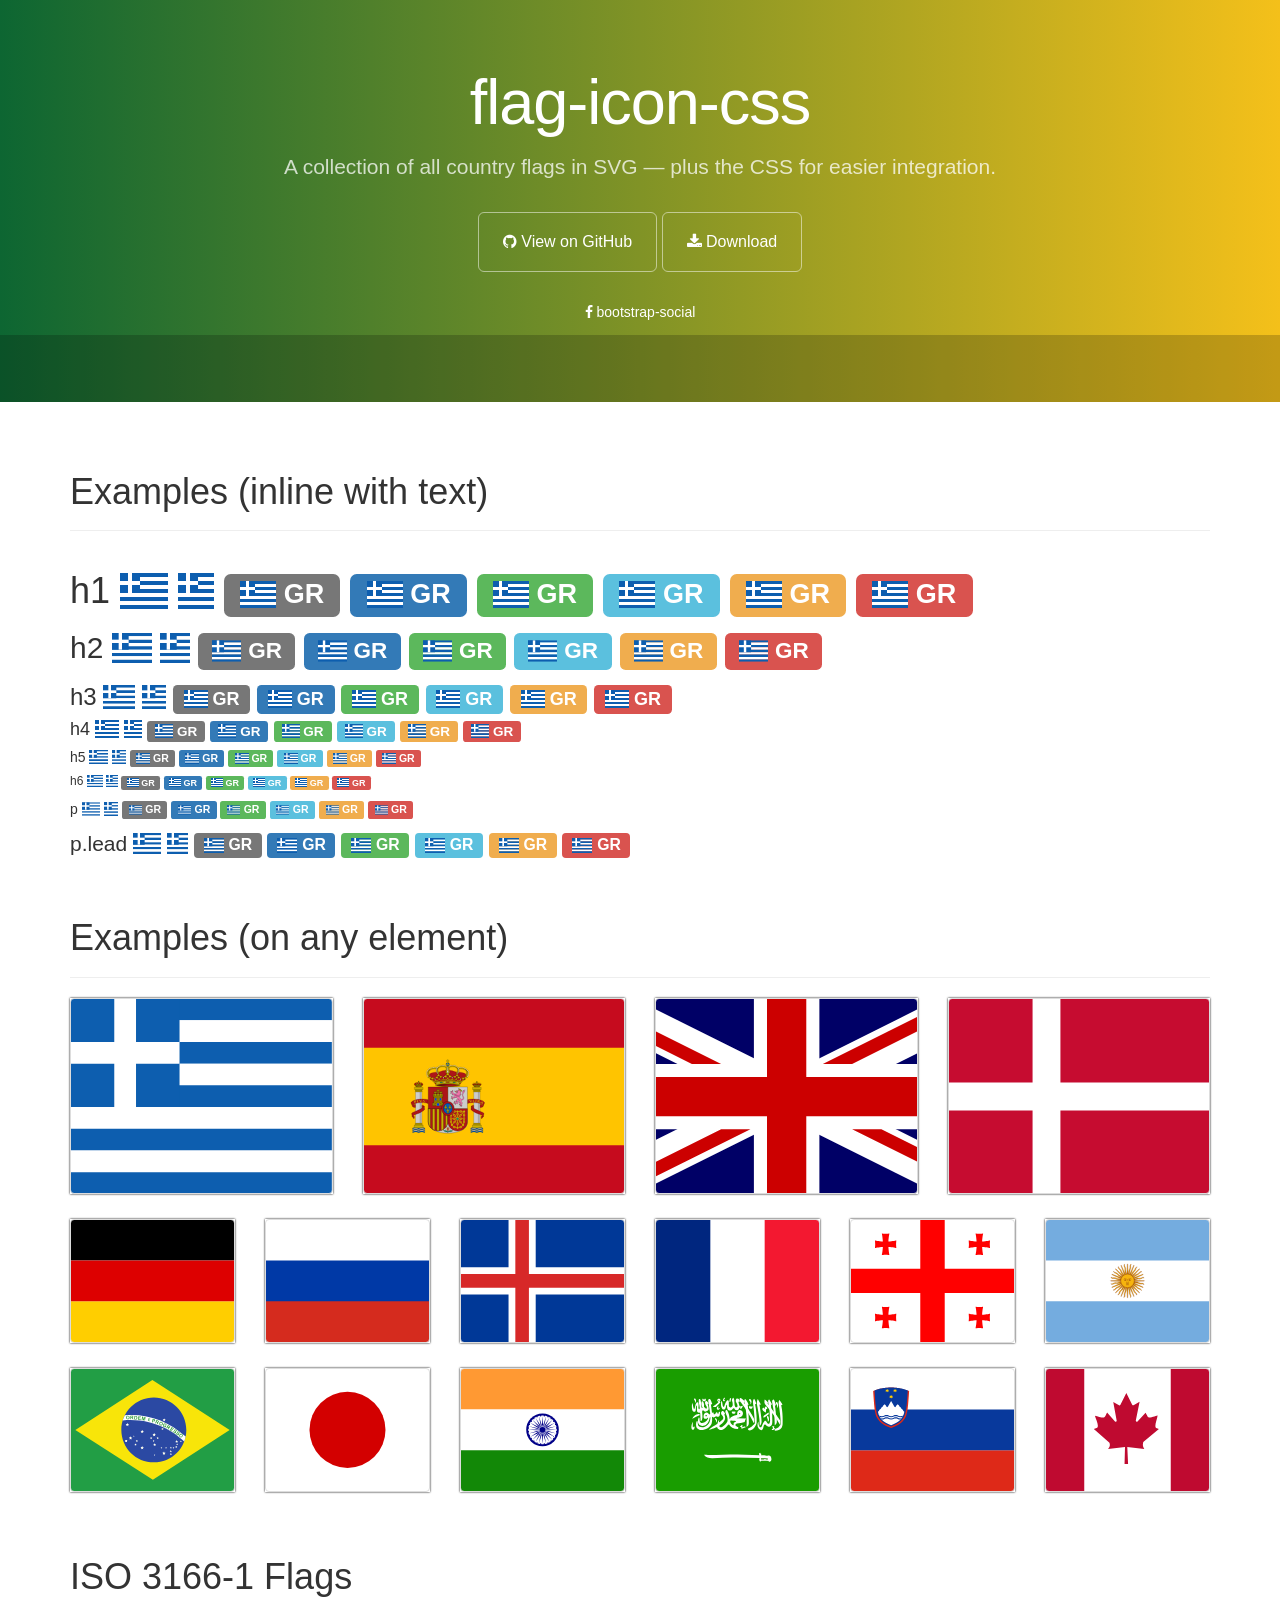
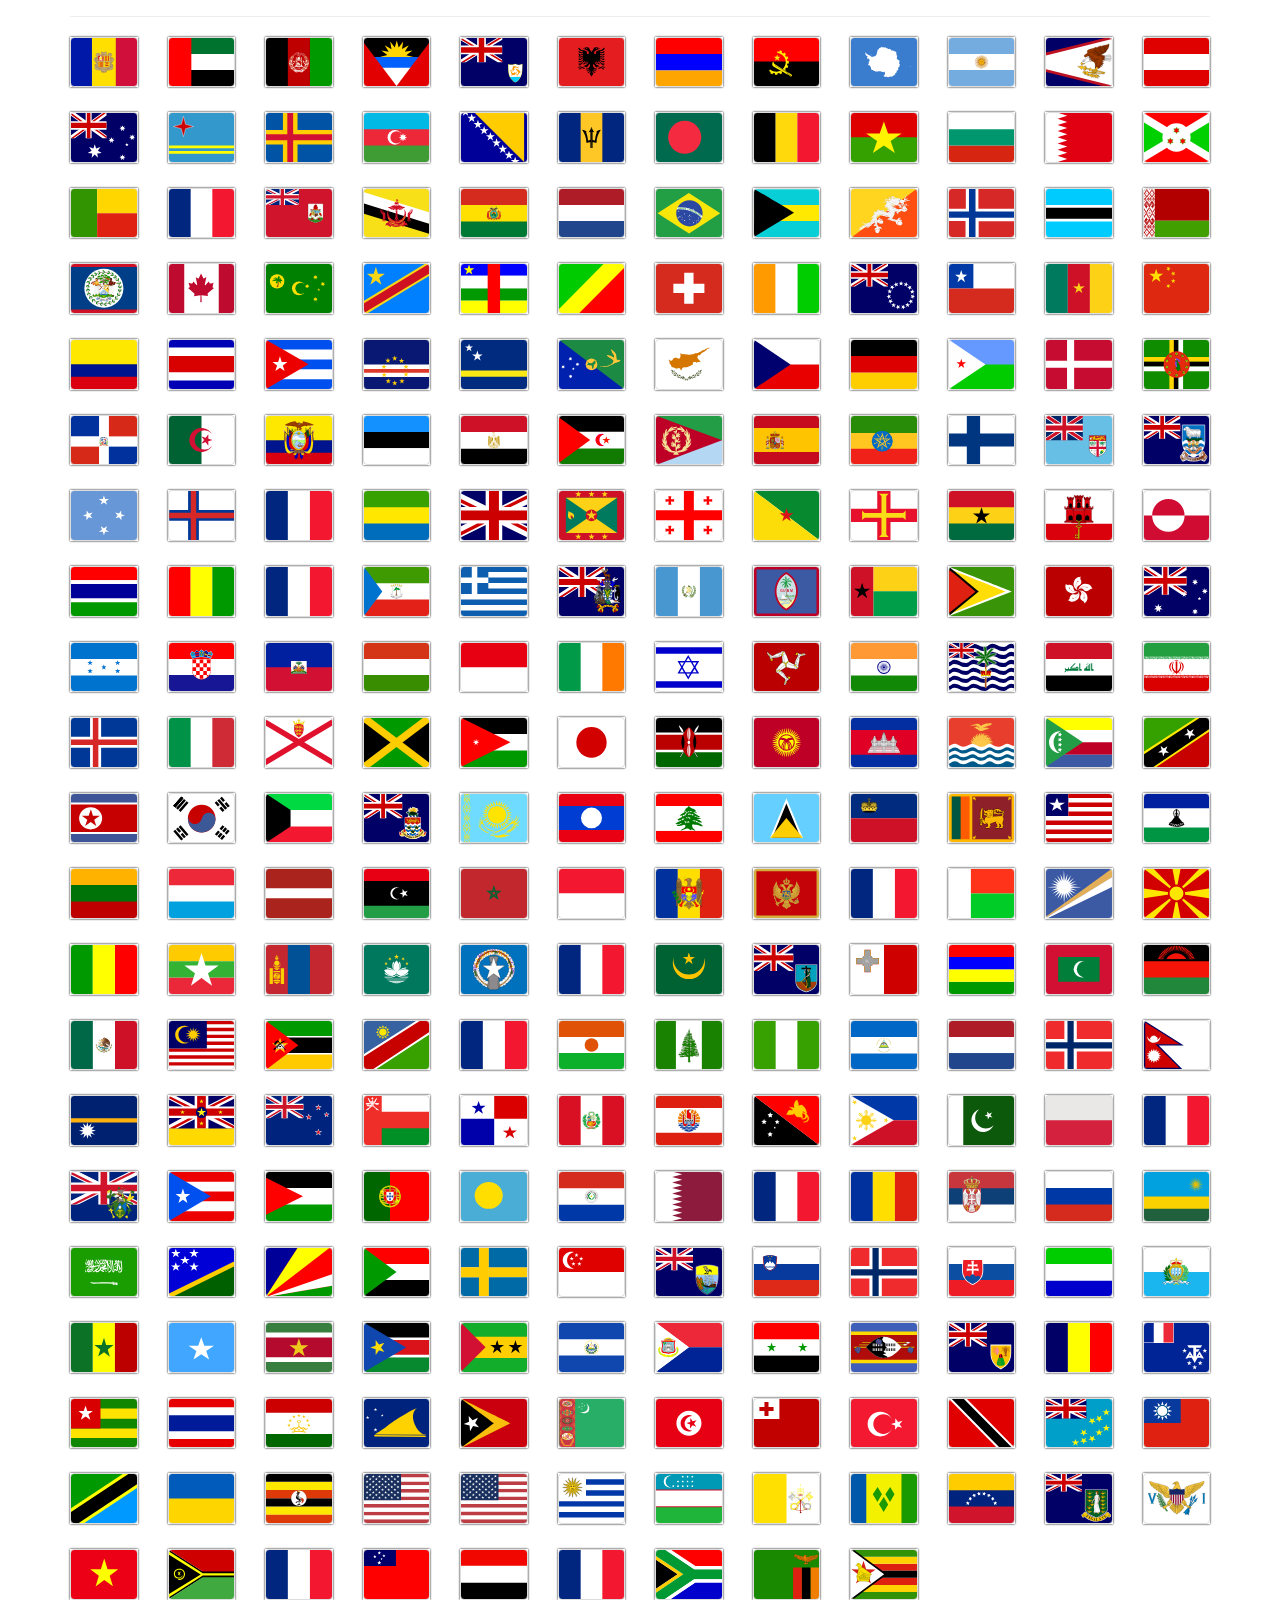
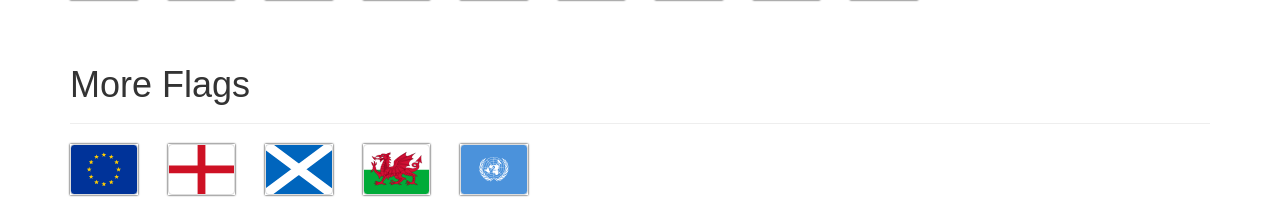
<file: src/main/webapp/flag-icon/index.html>
<!DOCTYPE html>
<html lang="en">
  <head>
    <meta charset="utf-8">
    <meta name="viewport" content="width=device-width, initial-scale=1.0">

    <title>SVG Country Flags | flag-icon-css</title>

    <link href="https://maxcdn.bootstrapcdn.com/bootstrap/3.3.6/css/bootstrap.min.css" rel="stylesheet" id="bootstrap">
    <link href="https://maxcdn.bootstrapcdn.com/font-awesome/4.5.0/css/font-awesome.min.css" rel="stylesheet">
    <link href="./assets/docs.css" rel="stylesheet">
    <link href="./css/flag-icon.css" rel="stylesheet">
  </head>

  <body>
    <div class="jumbotron">
      <div class="container">
        <h1>flag-icon-css</h1>
        <p>
          A collection of all country flags in SVG — plus the CSS for easier integration.
        </p>
        <a href="https://github.com/lipis/flag-icon-css" class="btn btn-outline btn-lg"><span class="fa fa-github"></span> View on GitHub</a>
        <a href="https://github.com/lipis/flag-icon-css/archive/master.zip" class="btn btn-outline btn-lg"><span class="fa fa-download"></span> Download</a>
        <ul class="jumbotron-links">
          <li><a href="https://lipis.github.io/bootstrap-social"><span class="fa fa-facebook"></span> bootstrap-social</a></li>
        </ul>
      </div>
      <div class="bottom">
        <iframe src="https://ghbtns.com/github-btn.html?user=lipis&amp;repo=flag-icon-css&amp;type=watch&amp;count=true" class="social-share"></iframe>
      </div>
    </div>
    <script>
      if (window.location.hostname.indexOf('github') > 0) {
        window.location.replace("http://flag-icon-css.lip.is/");
      }
    </script>
    <div class="container">
      <section id="examples">
        <div class="page-header">
          <h1>Examples (inline with text)</h1>
        </div>
      
        <div class="no-wrap">
          <h1>
            h1
            <span class="flag-icon flag-icon-gr"></span>
            <span class="flag-icon flag-icon-squared flag-icon-gr"></span>
            <span class="label label-default"><span class="flag-icon flag-icon-gr"></span> GR</span>
            <span class="label label-primary"><span class="flag-icon flag-icon-gr"></span> GR</span>
            <span class="label label-success"><span class="flag-icon flag-icon-gr"></span> GR</span>
            <span class="label label-info"><span class="flag-icon flag-icon-gr"></span> GR</span>
            <span class="label label-warning"><span class="flag-icon flag-icon-gr"></span> GR</span>
            <span class="label label-danger"><span class="flag-icon flag-icon-gr"></span> GR</span>
          </h1>
          <h2>
            h2
            <span class="flag-icon flag-icon-gr"></span>
            <span class="flag-icon flag-icon-squared flag-icon-gr"></span>
            <span class="label label-default"><span class="flag-icon flag-icon-gr"></span> GR</span>
            <span class="label label-primary"><span class="flag-icon flag-icon-gr"></span> GR</span>
            <span class="label label-success"><span class="flag-icon flag-icon-gr"></span> GR</span>
            <span class="label label-info"><span class="flag-icon flag-icon-gr"></span> GR</span>
            <span class="label label-warning"><span class="flag-icon flag-icon-gr"></span> GR</span>
            <span class="label label-danger"><span class="flag-icon flag-icon-gr"></span> GR</span>
          </h2>
          <h3>
            h3
            <span class="flag-icon flag-icon-gr"></span>
            <span class="flag-icon flag-icon-squared flag-icon-gr"></span>
            <span class="label label-default"><span class="flag-icon flag-icon-gr"></span> GR</span>
            <span class="label label-primary"><span class="flag-icon flag-icon-gr"></span> GR</span>
            <span class="label label-success"><span class="flag-icon flag-icon-gr"></span> GR</span>
            <span class="label label-info"><span class="flag-icon flag-icon-gr"></span> GR</span>
            <span class="label label-warning"><span class="flag-icon flag-icon-gr"></span> GR</span>
            <span class="label label-danger"><span class="flag-icon flag-icon-gr"></span> GR</span>
          </h3>
          <h4>
            h4
            <span class="flag-icon flag-icon-gr"></span>
            <span class="flag-icon flag-icon-squared flag-icon-gr"></span>
            <span class="label label-default"><span class="flag-icon flag-icon-gr"></span> GR</span>
            <span class="label label-primary"><span class="flag-icon flag-icon-gr"></span> GR</span>
            <span class="label label-success"><span class="flag-icon flag-icon-gr"></span> GR</span>
            <span class="label label-info"><span class="flag-icon flag-icon-gr"></span> GR</span>
            <span class="label label-warning"><span class="flag-icon flag-icon-gr"></span> GR</span>
            <span class="label label-danger"><span class="flag-icon flag-icon-gr"></span> GR</span>
          </h4>
          <h5>
            h5
            <span class="flag-icon flag-icon-gr"></span>
            <span class="flag-icon flag-icon-squared flag-icon-gr"></span>
            <span class="label label-default"><span class="flag-icon flag-icon-gr"></span> GR</span>
            <span class="label label-primary"><span class="flag-icon flag-icon-gr"></span> GR</span>
            <span class="label label-success"><span class="flag-icon flag-icon-gr"></span> GR</span>
            <span class="label label-info"><span class="flag-icon flag-icon-gr"></span> GR</span>
            <span class="label label-warning"><span class="flag-icon flag-icon-gr"></span> GR</span>
            <span class="label label-danger"><span class="flag-icon flag-icon-gr"></span> GR</span>
          </h5>
          <h6>
            h6
            <span class="flag-icon flag-icon-gr"></span>
            <span class="flag-icon flag-icon-squared flag-icon-gr"></span>
            <span class="label label-default"><span class="flag-icon flag-icon-gr"></span> GR</span>
            <span class="label label-primary"><span class="flag-icon flag-icon-gr"></span> GR</span>
            <span class="label label-success"><span class="flag-icon flag-icon-gr"></span> GR</span>
            <span class="label label-info"><span class="flag-icon flag-icon-gr"></span> GR</span>
            <span class="label label-warning"><span class="flag-icon flag-icon-gr"></span> GR</span>
            <span class="label label-danger"><span class="flag-icon flag-icon-gr"></span> GR</span>
          </h6>
          <p>
            p
            <span class="flag-icon flag-icon-gr"></span>
            <span class="flag-icon flag-icon-squared flag-icon-gr"></span>
            <span class="label label-default"><span class="flag-icon flag-icon-gr"></span> GR</span>
            <span class="label label-primary"><span class="flag-icon flag-icon-gr"></span> GR</span>
            <span class="label label-success"><span class="flag-icon flag-icon-gr"></span> GR</span>
            <span class="label label-info"><span class="flag-icon flag-icon-gr"></span> GR</span>
            <span class="label label-warning"><span class="flag-icon flag-icon-gr"></span> GR</span>
            <span class="label label-danger"><span class="flag-icon flag-icon-gr"></span> GR</span>
          </p>
          <p class="lead">
            p.lead
            <span class="flag-icon flag-icon-gr"></span>
            <span class="flag-icon flag-icon-squared flag-icon-gr"></span>
            <span class="label label-default"><span class="flag-icon flag-icon-gr"></span> GR</span>
            <span class="label label-primary"><span class="flag-icon flag-icon-gr"></span> GR</span>
            <span class="label label-success"><span class="flag-icon flag-icon-gr"></span> GR</span>
            <span class="label label-info"><span class="flag-icon flag-icon-gr"></span> GR</span>
            <span class="label label-warning"><span class="flag-icon flag-icon-gr"></span> GR</span>
            <span class="label label-danger"><span class="flag-icon flag-icon-gr"></span> GR</span>
          </p>
      	</div>
      </section>
      
      <section id="more" class="d">
        <div class="page-header">
          <h1>Examples (on any element)</h1>
        </div>
        <div class="row">
          <div class="col-lg-3 col-md-4 col-sm-4 col-xs-6">
            <div class="flag-wrapper">
              <div class="img-thumbnail flag flag-icon-background flag-icon-gr"></div>
            </div>
          </div>
          <div class="col-lg-3 col-md-4 col-sm-4 col-xs-6">
            <div class="flag-wrapper">
              <div class="img-thumbnail flag flag-icon-background flag-icon-es"></div>
            </div>
          </div>
          <div class="col-lg-3 col-md-4 col-sm-4 col-xs-3">
            <div class="flag-wrapper">
              <div class="img-thumbnail flag flag-icon-background flag-icon-gb"></div>
            </div>
          </div>
          <div class="col-lg-3 col-sm-2 col-xs-3">
            <div class="flag-wrapper">
              <div class="img-thumbnail flag flag-icon-background flag-icon-dk"></div>
            </div>
          </div>
          <div class="col-sm-2 col-xs-3">
            <div class="flag-wrapper">
              <div class="img-thumbnail flag flag-icon-background flag-icon-de"></div>
            </div>
          </div>
          <div class="col-sm-2 col-xs-3">
            <div class="flag-wrapper">
              <div class="img-thumbnail flag flag-icon-background flag-icon-ru"></div>
            </div>
          </div>
          <div class="col-sm-2 col-xs-3">
            <div class="flag-wrapper">
              <div class="img-thumbnail flag flag-icon-background flag-icon-is"></div>
            </div>
          </div>
          <div class="col-sm-2 col-xs-3">
            <div class="flag-wrapper">
              <div class="img-thumbnail flag flag-icon-background flag-icon-fr"></div>
            </div>
          </div>
          <div class="col-sm-2 col-xs-3">
            <div class="flag-wrapper">
              <div class="img-thumbnail flag flag-icon-background flag-icon-ge"></div>
            </div>
          </div>
          <div class="col-sm-2 col-xs-3">
            <div class="flag-wrapper">
              <div class="img-thumbnail flag flag-icon-background flag-icon-ar"></div>
            </div>
          </div>
          <div class="col-sm-2 col-xs-3">
            <div class="flag-wrapper">
              <div class="img-thumbnail flag flag-icon-background flag-icon-br"></div>
            </div>
          </div>
          <div class="col-sm-2 col-xs-3">
            <div class="flag-wrapper">
              <div class="img-thumbnail flag flag-icon-background flag-icon-jp"></div>
            </div>
          </div>
          <div class="col-sm-2 col-xs-3 hidden-xs">
            <div class="flag-wrapper">
              <div class="img-thumbnail flag flag-icon-background flag-icon-in"></div>
            </div>
          </div>
          <div class="col-sm-2 col-xs-3">
            <div class="flag-wrapper">
              <div class="img-thumbnail flag flag-icon-background flag-icon-sa"></div>
            </div>
          </div>
          <div class="col-sm-2 col-xs-3">
            <div class="flag-wrapper">
              <div class="img-thumbnail flag flag-icon-background flag-icon-si"></div>
            </div>
          </div>
          <div class="col-sm-2 col-xs-3 visible-lg">
            <div class="flag-wrapper">
              <div class="img-thumbnail flag flag-icon-background flag-icon-ca"></div>
            </div>
          </div>
        </div>
      </section>
      <section class="all-flags">
        <div class="page-header">
          <h1>ISO 3166-1 Flags</h1>
        </div>
        <div class="row">
          <div class="col-md-1 col-sm-2 col-xs-3"><div class="flag-wrapper"><div class="img-thumbnail flag flag-icon-background flag-icon-ad" title="ad" id="ad"></div></div></div>
          <div class="col-md-1 col-sm-2 col-xs-3"><div class="flag-wrapper"><div class="img-thumbnail flag flag-icon-background flag-icon-ae" title="ae" id="ae"></div></div></div>
          <div class="col-md-1 col-sm-2 col-xs-3"><div class="flag-wrapper"><div class="img-thumbnail flag flag-icon-background flag-icon-af" title="af" id="af"></div></div></div>
          <div class="col-md-1 col-sm-2 col-xs-3"><div class="flag-wrapper"><div class="img-thumbnail flag flag-icon-background flag-icon-ag" title="ag" id="ag"></div></div></div>
          <div class="col-md-1 col-sm-2 col-xs-3"><div class="flag-wrapper"><div class="img-thumbnail flag flag-icon-background flag-icon-ai" title="ai" id="ai"></div></div></div>
          <div class="col-md-1 col-sm-2 col-xs-3"><div class="flag-wrapper"><div class="img-thumbnail flag flag-icon-background flag-icon-al" title="al" id="al"></div></div></div>
          <div class="col-md-1 col-sm-2 col-xs-3"><div class="flag-wrapper"><div class="img-thumbnail flag flag-icon-background flag-icon-am" title="am" id="am"></div></div></div>
          <div class="col-md-1 col-sm-2 col-xs-3"><div class="flag-wrapper"><div class="img-thumbnail flag flag-icon-background flag-icon-ao" title="ao" id="ao"></div></div></div>
          <div class="col-md-1 col-sm-2 col-xs-3"><div class="flag-wrapper"><div class="img-thumbnail flag flag-icon-background flag-icon-aq" title="aq" id="aq"></div></div></div>
          <div class="col-md-1 col-sm-2 col-xs-3"><div class="flag-wrapper"><div class="img-thumbnail flag flag-icon-background flag-icon-ar" title="ar" id="ar"></div></div></div>
          <div class="col-md-1 col-sm-2 col-xs-3"><div class="flag-wrapper"><div class="img-thumbnail flag flag-icon-background flag-icon-as" title="as" id="as"></div></div></div>
          <div class="col-md-1 col-sm-2 col-xs-3"><div class="flag-wrapper"><div class="img-thumbnail flag flag-icon-background flag-icon-at" title="at" id="at"></div></div></div>
          <div class="col-md-1 col-sm-2 col-xs-3"><div class="flag-wrapper"><div class="img-thumbnail flag flag-icon-background flag-icon-au" title="au" id="au"></div></div></div>
          <div class="col-md-1 col-sm-2 col-xs-3"><div class="flag-wrapper"><div class="img-thumbnail flag flag-icon-background flag-icon-aw" title="aw" id="aw"></div></div></div>
          <div class="col-md-1 col-sm-2 col-xs-3"><div class="flag-wrapper"><div class="img-thumbnail flag flag-icon-background flag-icon-ax" title="ax" id="ax"></div></div></div>
          <div class="col-md-1 col-sm-2 col-xs-3"><div class="flag-wrapper"><div class="img-thumbnail flag flag-icon-background flag-icon-az" title="az" id="az"></div></div></div>
          <div class="col-md-1 col-sm-2 col-xs-3"><div class="flag-wrapper"><div class="img-thumbnail flag flag-icon-background flag-icon-ba" title="ba" id="ba"></div></div></div>
          <div class="col-md-1 col-sm-2 col-xs-3"><div class="flag-wrapper"><div class="img-thumbnail flag flag-icon-background flag-icon-bb" title="bb" id="bb"></div></div></div>
          <div class="col-md-1 col-sm-2 col-xs-3"><div class="flag-wrapper"><div class="img-thumbnail flag flag-icon-background flag-icon-bd" title="bd" id="bd"></div></div></div>
          <div class="col-md-1 col-sm-2 col-xs-3"><div class="flag-wrapper"><div class="img-thumbnail flag flag-icon-background flag-icon-be" title="be" id="be"></div></div></div>
          <div class="col-md-1 col-sm-2 col-xs-3"><div class="flag-wrapper"><div class="img-thumbnail flag flag-icon-background flag-icon-bf" title="bf" id="bf"></div></div></div>
          <div class="col-md-1 col-sm-2 col-xs-3"><div class="flag-wrapper"><div class="img-thumbnail flag flag-icon-background flag-icon-bg" title="bg" id="bg"></div></div></div>
          <div class="col-md-1 col-sm-2 col-xs-3"><div class="flag-wrapper"><div class="img-thumbnail flag flag-icon-background flag-icon-bh" title="bh" id="bh"></div></div></div>
          <div class="col-md-1 col-sm-2 col-xs-3"><div class="flag-wrapper"><div class="img-thumbnail flag flag-icon-background flag-icon-bi" title="bi" id="bi"></div></div></div>
          <div class="col-md-1 col-sm-2 col-xs-3"><div class="flag-wrapper"><div class="img-thumbnail flag flag-icon-background flag-icon-bj" title="bj" id="bj"></div></div></div>
          <div class="col-md-1 col-sm-2 col-xs-3"><div class="flag-wrapper"><div class="img-thumbnail flag flag-icon-background flag-icon-bl" title="bl" id="bl"></div></div></div>
          <div class="col-md-1 col-sm-2 col-xs-3"><div class="flag-wrapper"><div class="img-thumbnail flag flag-icon-background flag-icon-bm" title="bm" id="bm"></div></div></div>
          <div class="col-md-1 col-sm-2 col-xs-3"><div class="flag-wrapper"><div class="img-thumbnail flag flag-icon-background flag-icon-bn" title="bn" id="bn"></div></div></div>
          <div class="col-md-1 col-sm-2 col-xs-3"><div class="flag-wrapper"><div class="img-thumbnail flag flag-icon-background flag-icon-bo" title="bo" id="bo"></div></div></div>
          <div class="col-md-1 col-sm-2 col-xs-3"><div class="flag-wrapper"><div class="img-thumbnail flag flag-icon-background flag-icon-bq" title="bq" id="bq"></div></div></div>
          <div class="col-md-1 col-sm-2 col-xs-3"><div class="flag-wrapper"><div class="img-thumbnail flag flag-icon-background flag-icon-br" title="br" id="br"></div></div></div>
          <div class="col-md-1 col-sm-2 col-xs-3"><div class="flag-wrapper"><div class="img-thumbnail flag flag-icon-background flag-icon-bs" title="bs" id="bs"></div></div></div>
          <div class="col-md-1 col-sm-2 col-xs-3"><div class="flag-wrapper"><div class="img-thumbnail flag flag-icon-background flag-icon-bt" title="bt" id="bt"></div></div></div>
          <div class="col-md-1 col-sm-2 col-xs-3"><div class="flag-wrapper"><div class="img-thumbnail flag flag-icon-background flag-icon-bv" title="bv" id="bv"></div></div></div>
          <div class="col-md-1 col-sm-2 col-xs-3"><div class="flag-wrapper"><div class="img-thumbnail flag flag-icon-background flag-icon-bw" title="bw" id="bw"></div></div></div>
          <div class="col-md-1 col-sm-2 col-xs-3"><div class="flag-wrapper"><div class="img-thumbnail flag flag-icon-background flag-icon-by" title="by" id="by"></div></div></div>
          <div class="col-md-1 col-sm-2 col-xs-3"><div class="flag-wrapper"><div class="img-thumbnail flag flag-icon-background flag-icon-bz" title="bz" id="bz"></div></div></div>
          <div class="col-md-1 col-sm-2 col-xs-3"><div class="flag-wrapper"><div class="img-thumbnail flag flag-icon-background flag-icon-ca" title="ca" id="ca"></div></div></div>
          <div class="col-md-1 col-sm-2 col-xs-3"><div class="flag-wrapper"><div class="img-thumbnail flag flag-icon-background flag-icon-cc" title="cc" id="cc"></div></div></div>
          <div class="col-md-1 col-sm-2 col-xs-3"><div class="flag-wrapper"><div class="img-thumbnail flag flag-icon-background flag-icon-cd" title="cd" id="cd"></div></div></div>
          <div class="col-md-1 col-sm-2 col-xs-3"><div class="flag-wrapper"><div class="img-thumbnail flag flag-icon-background flag-icon-cf" title="cf" id="cf"></div></div></div>
          <div class="col-md-1 col-sm-2 col-xs-3"><div class="flag-wrapper"><div class="img-thumbnail flag flag-icon-background flag-icon-cg" title="cg" id="cg"></div></div></div>
          <div class="col-md-1 col-sm-2 col-xs-3"><div class="flag-wrapper"><div class="img-thumbnail flag flag-icon-background flag-icon-ch" title="ch" id="ch"></div></div></div>
          <div class="col-md-1 col-sm-2 col-xs-3"><div class="flag-wrapper"><div class="img-thumbnail flag flag-icon-background flag-icon-ci" title="ci" id="ci"></div></div></div>
          <div class="col-md-1 col-sm-2 col-xs-3"><div class="flag-wrapper"><div class="img-thumbnail flag flag-icon-background flag-icon-ck" title="ck" id="ck"></div></div></div>
          <div class="col-md-1 col-sm-2 col-xs-3"><div class="flag-wrapper"><div class="img-thumbnail flag flag-icon-background flag-icon-cl" title="cl" id="cl"></div></div></div>
          <div class="col-md-1 col-sm-2 col-xs-3"><div class="flag-wrapper"><div class="img-thumbnail flag flag-icon-background flag-icon-cm" title="cm" id="cm"></div></div></div>
          <div class="col-md-1 col-sm-2 col-xs-3"><div class="flag-wrapper"><div class="img-thumbnail flag flag-icon-background flag-icon-cn" title="cn" id="cn"></div></div></div>
          <div class="col-md-1 col-sm-2 col-xs-3"><div class="flag-wrapper"><div class="img-thumbnail flag flag-icon-background flag-icon-co" title="co" id="co"></div></div></div>
          <div class="col-md-1 col-sm-2 col-xs-3"><div class="flag-wrapper"><div class="img-thumbnail flag flag-icon-background flag-icon-cr" title="cr" id="cr"></div></div></div>
          <div class="col-md-1 col-sm-2 col-xs-3"><div class="flag-wrapper"><div class="img-thumbnail flag flag-icon-background flag-icon-cu" title="cu" id="cu"></div></div></div>
          <div class="col-md-1 col-sm-2 col-xs-3"><div class="flag-wrapper"><div class="img-thumbnail flag flag-icon-background flag-icon-cv" title="cv" id="cv"></div></div></div>
          <div class="col-md-1 col-sm-2 col-xs-3"><div class="flag-wrapper"><div class="img-thumbnail flag flag-icon-background flag-icon-cw" title="cw" id="cw"></div></div></div>
          <div class="col-md-1 col-sm-2 col-xs-3"><div class="flag-wrapper"><div class="img-thumbnail flag flag-icon-background flag-icon-cx" title="cx" id="cx"></div></div></div>
          <div class="col-md-1 col-sm-2 col-xs-3"><div class="flag-wrapper"><div class="img-thumbnail flag flag-icon-background flag-icon-cy" title="cy" id="cy"></div></div></div>
          <div class="col-md-1 col-sm-2 col-xs-3"><div class="flag-wrapper"><div class="img-thumbnail flag flag-icon-background flag-icon-cz" title="cz" id="cz"></div></div></div>
          <div class="col-md-1 col-sm-2 col-xs-3"><div class="flag-wrapper"><div class="img-thumbnail flag flag-icon-background flag-icon-de" title="de" id="de"></div></div></div>
          <div class="col-md-1 col-sm-2 col-xs-3"><div class="flag-wrapper"><div class="img-thumbnail flag flag-icon-background flag-icon-dj" title="dj" id="dj"></div></div></div>
          <div class="col-md-1 col-sm-2 col-xs-3"><div class="flag-wrapper"><div class="img-thumbnail flag flag-icon-background flag-icon-dk" title="dk" id="dk"></div></div></div>
          <div class="col-md-1 col-sm-2 col-xs-3"><div class="flag-wrapper"><div class="img-thumbnail flag flag-icon-background flag-icon-dm" title="dm" id="dm"></div></div></div>
          <div class="col-md-1 col-sm-2 col-xs-3"><div class="flag-wrapper"><div class="img-thumbnail flag flag-icon-background flag-icon-do" title="do" id="do"></div></div></div>
          <div class="col-md-1 col-sm-2 col-xs-3"><div class="flag-wrapper"><div class="img-thumbnail flag flag-icon-background flag-icon-dz" title="dz" id="dz"></div></div></div>
          <div class="col-md-1 col-sm-2 col-xs-3"><div class="flag-wrapper"><div class="img-thumbnail flag flag-icon-background flag-icon-ec" title="ec" id="ec"></div></div></div>
          <div class="col-md-1 col-sm-2 col-xs-3"><div class="flag-wrapper"><div class="img-thumbnail flag flag-icon-background flag-icon-ee" title="ee" id="ee"></div></div></div>
          <div class="col-md-1 col-sm-2 col-xs-3"><div class="flag-wrapper"><div class="img-thumbnail flag flag-icon-background flag-icon-eg" title="eg" id="eg"></div></div></div>
          <div class="col-md-1 col-sm-2 col-xs-3"><div class="flag-wrapper"><div class="img-thumbnail flag flag-icon-background flag-icon-eh" title="eh" id="eh"></div></div></div>
          <div class="col-md-1 col-sm-2 col-xs-3"><div class="flag-wrapper"><div class="img-thumbnail flag flag-icon-background flag-icon-er" title="er" id="er"></div></div></div>
          <div class="col-md-1 col-sm-2 col-xs-3"><div class="flag-wrapper"><div class="img-thumbnail flag flag-icon-background flag-icon-es" title="es" id="es"></div></div></div>
          <div class="col-md-1 col-sm-2 col-xs-3"><div class="flag-wrapper"><div class="img-thumbnail flag flag-icon-background flag-icon-et" title="et" id="et"></div></div></div>
          <div class="col-md-1 col-sm-2 col-xs-3"><div class="flag-wrapper"><div class="img-thumbnail flag flag-icon-background flag-icon-fi" title="fi" id="fi"></div></div></div>
          <div class="col-md-1 col-sm-2 col-xs-3"><div class="flag-wrapper"><div class="img-thumbnail flag flag-icon-background flag-icon-fj" title="fj" id="fj"></div></div></div>
          <div class="col-md-1 col-sm-2 col-xs-3"><div class="flag-wrapper"><div class="img-thumbnail flag flag-icon-background flag-icon-fk" title="fk" id="fk"></div></div></div>
          <div class="col-md-1 col-sm-2 col-xs-3"><div class="flag-wrapper"><div class="img-thumbnail flag flag-icon-background flag-icon-fm" title="fm" id="fm"></div></div></div>
          <div class="col-md-1 col-sm-2 col-xs-3"><div class="flag-wrapper"><div class="img-thumbnail flag flag-icon-background flag-icon-fo" title="fo" id="fo"></div></div></div>
          <div class="col-md-1 col-sm-2 col-xs-3"><div class="flag-wrapper"><div class="img-thumbnail flag flag-icon-background flag-icon-fr" title="fr" id="fr"></div></div></div>
          <div class="col-md-1 col-sm-2 col-xs-3"><div class="flag-wrapper"><div class="img-thumbnail flag flag-icon-background flag-icon-ga" title="ga" id="ga"></div></div></div>
          <div class="col-md-1 col-sm-2 col-xs-3"><div class="flag-wrapper"><div class="img-thumbnail flag flag-icon-background flag-icon-gb" title="gb" id="gb"></div></div></div>
          <div class="col-md-1 col-sm-2 col-xs-3"><div class="flag-wrapper"><div class="img-thumbnail flag flag-icon-background flag-icon-gd" title="gd" id="gd"></div></div></div>
          <div class="col-md-1 col-sm-2 col-xs-3"><div class="flag-wrapper"><div class="img-thumbnail flag flag-icon-background flag-icon-ge" title="ge" id="ge"></div></div></div>
          <div class="col-md-1 col-sm-2 col-xs-3"><div class="flag-wrapper"><div class="img-thumbnail flag flag-icon-background flag-icon-gf" title="gf" id="gf"></div></div></div>
          <div class="col-md-1 col-sm-2 col-xs-3"><div class="flag-wrapper"><div class="img-thumbnail flag flag-icon-background flag-icon-gg" title="gg" id="gg"></div></div></div>
          <div class="col-md-1 col-sm-2 col-xs-3"><div class="flag-wrapper"><div class="img-thumbnail flag flag-icon-background flag-icon-gh" title="gh" id="gh"></div></div></div>
          <div class="col-md-1 col-sm-2 col-xs-3"><div class="flag-wrapper"><div class="img-thumbnail flag flag-icon-background flag-icon-gi" title="gi" id="gi"></div></div></div>
          <div class="col-md-1 col-sm-2 col-xs-3"><div class="flag-wrapper"><div class="img-thumbnail flag flag-icon-background flag-icon-gl" title="gl" id="gl"></div></div></div>
          <div class="col-md-1 col-sm-2 col-xs-3"><div class="flag-wrapper"><div class="img-thumbnail flag flag-icon-background flag-icon-gm" title="gm" id="gm"></div></div></div>
          <div class="col-md-1 col-sm-2 col-xs-3"><div class="flag-wrapper"><div class="img-thumbnail flag flag-icon-background flag-icon-gn" title="gn" id="gn"></div></div></div>
          <div class="col-md-1 col-sm-2 col-xs-3"><div class="flag-wrapper"><div class="img-thumbnail flag flag-icon-background flag-icon-gp" title="gp" id="gp"></div></div></div>
          <div class="col-md-1 col-sm-2 col-xs-3"><div class="flag-wrapper"><div class="img-thumbnail flag flag-icon-background flag-icon-gq" title="gq" id="gq"></div></div></div>
          <div class="col-md-1 col-sm-2 col-xs-3"><div class="flag-wrapper"><div class="img-thumbnail flag flag-icon-background flag-icon-gr" title="gr" id="gr"></div></div></div>
          <div class="col-md-1 col-sm-2 col-xs-3"><div class="flag-wrapper"><div class="img-thumbnail flag flag-icon-background flag-icon-gs" title="gs" id="gs"></div></div></div>
          <div class="col-md-1 col-sm-2 col-xs-3"><div class="flag-wrapper"><div class="img-thumbnail flag flag-icon-background flag-icon-gt" title="gt" id="gt"></div></div></div>
          <div class="col-md-1 col-sm-2 col-xs-3"><div class="flag-wrapper"><div class="img-thumbnail flag flag-icon-background flag-icon-gu" title="gu" id="gu"></div></div></div>
          <div class="col-md-1 col-sm-2 col-xs-3"><div class="flag-wrapper"><div class="img-thumbnail flag flag-icon-background flag-icon-gw" title="gw" id="gw"></div></div></div>
          <div class="col-md-1 col-sm-2 col-xs-3"><div class="flag-wrapper"><div class="img-thumbnail flag flag-icon-background flag-icon-gy" title="gy" id="gy"></div></div></div>
          <div class="col-md-1 col-sm-2 col-xs-3"><div class="flag-wrapper"><div class="img-thumbnail flag flag-icon-background flag-icon-hk" title="hk" id="hk"></div></div></div>
          <div class="col-md-1 col-sm-2 col-xs-3"><div class="flag-wrapper"><div class="img-thumbnail flag flag-icon-background flag-icon-hm" title="hm" id="hm"></div></div></div>
          <div class="col-md-1 col-sm-2 col-xs-3"><div class="flag-wrapper"><div class="img-thumbnail flag flag-icon-background flag-icon-hn" title="hn" id="hn"></div></div></div>
          <div class="col-md-1 col-sm-2 col-xs-3"><div class="flag-wrapper"><div class="img-thumbnail flag flag-icon-background flag-icon-hr" title="hr" id="hr"></div></div></div>
          <div class="col-md-1 col-sm-2 col-xs-3"><div class="flag-wrapper"><div class="img-thumbnail flag flag-icon-background flag-icon-ht" title="ht" id="ht"></div></div></div>
          <div class="col-md-1 col-sm-2 col-xs-3"><div class="flag-wrapper"><div class="img-thumbnail flag flag-icon-background flag-icon-hu" title="hu" id="hu"></div></div></div>
          <div class="col-md-1 col-sm-2 col-xs-3"><div class="flag-wrapper"><div class="img-thumbnail flag flag-icon-background flag-icon-id" title="id" id="id"></div></div></div>
          <div class="col-md-1 col-sm-2 col-xs-3"><div class="flag-wrapper"><div class="img-thumbnail flag flag-icon-background flag-icon-ie" title="ie" id="ie"></div></div></div>
          <div class="col-md-1 col-sm-2 col-xs-3"><div class="flag-wrapper"><div class="img-thumbnail flag flag-icon-background flag-icon-il" title="il" id="il"></div></div></div>
          <div class="col-md-1 col-sm-2 col-xs-3"><div class="flag-wrapper"><div class="img-thumbnail flag flag-icon-background flag-icon-im" title="im" id="im"></div></div></div>
          <div class="col-md-1 col-sm-2 col-xs-3"><div class="flag-wrapper"><div class="img-thumbnail flag flag-icon-background flag-icon-in" title="in" id="in"></div></div></div>
          <div class="col-md-1 col-sm-2 col-xs-3"><div class="flag-wrapper"><div class="img-thumbnail flag flag-icon-background flag-icon-io" title="io" id="io"></div></div></div>
          <div class="col-md-1 col-sm-2 col-xs-3"><div class="flag-wrapper"><div class="img-thumbnail flag flag-icon-background flag-icon-iq" title="iq" id="iq"></div></div></div>
          <div class="col-md-1 col-sm-2 col-xs-3"><div class="flag-wrapper"><div class="img-thumbnail flag flag-icon-background flag-icon-ir" title="ir" id="ir"></div></div></div>
          <div class="col-md-1 col-sm-2 col-xs-3"><div class="flag-wrapper"><div class="img-thumbnail flag flag-icon-background flag-icon-is" title="is" id="is"></div></div></div>
          <div class="col-md-1 col-sm-2 col-xs-3"><div class="flag-wrapper"><div class="img-thumbnail flag flag-icon-background flag-icon-it" title="it" id="it"></div></div></div>
          <div class="col-md-1 col-sm-2 col-xs-3"><div class="flag-wrapper"><div class="img-thumbnail flag flag-icon-background flag-icon-je" title="je" id="je"></div></div></div>
          <div class="col-md-1 col-sm-2 col-xs-3"><div class="flag-wrapper"><div class="img-thumbnail flag flag-icon-background flag-icon-jm" title="jm" id="jm"></div></div></div>
          <div class="col-md-1 col-sm-2 col-xs-3"><div class="flag-wrapper"><div class="img-thumbnail flag flag-icon-background flag-icon-jo" title="jo" id="jo"></div></div></div>
          <div class="col-md-1 col-sm-2 col-xs-3"><div class="flag-wrapper"><div class="img-thumbnail flag flag-icon-background flag-icon-jp" title="jp" id="jp"></div></div></div>
          <div class="col-md-1 col-sm-2 col-xs-3"><div class="flag-wrapper"><div class="img-thumbnail flag flag-icon-background flag-icon-ke" title="ke" id="ke"></div></div></div>
          <div class="col-md-1 col-sm-2 col-xs-3"><div class="flag-wrapper"><div class="img-thumbnail flag flag-icon-background flag-icon-kg" title="kg" id="kg"></div></div></div>
          <div class="col-md-1 col-sm-2 col-xs-3"><div class="flag-wrapper"><div class="img-thumbnail flag flag-icon-background flag-icon-kh" title="kh" id="kh"></div></div></div>
          <div class="col-md-1 col-sm-2 col-xs-3"><div class="flag-wrapper"><div class="img-thumbnail flag flag-icon-background flag-icon-ki" title="ki" id="ki"></div></div></div>
          <div class="col-md-1 col-sm-2 col-xs-3"><div class="flag-wrapper"><div class="img-thumbnail flag flag-icon-background flag-icon-km" title="km" id="km"></div></div></div>
          <div class="col-md-1 col-sm-2 col-xs-3"><div class="flag-wrapper"><div class="img-thumbnail flag flag-icon-background flag-icon-kn" title="kn" id="kn"></div></div></div>
          <div class="col-md-1 col-sm-2 col-xs-3"><div class="flag-wrapper"><div class="img-thumbnail flag flag-icon-background flag-icon-kp" title="kp" id="kp"></div></div></div>
          <div class="col-md-1 col-sm-2 col-xs-3"><div class="flag-wrapper"><div class="img-thumbnail flag flag-icon-background flag-icon-kr" title="kr" id="kr"></div></div></div>
          <div class="col-md-1 col-sm-2 col-xs-3"><div class="flag-wrapper"><div class="img-thumbnail flag flag-icon-background flag-icon-kw" title="kw" id="kw"></div></div></div>
          <div class="col-md-1 col-sm-2 col-xs-3"><div class="flag-wrapper"><div class="img-thumbnail flag flag-icon-background flag-icon-ky" title="ky" id="ky"></div></div></div>
          <div class="col-md-1 col-sm-2 col-xs-3"><div class="flag-wrapper"><div class="img-thumbnail flag flag-icon-background flag-icon-kz" title="kz" id="kz"></div></div></div>
          <div class="col-md-1 col-sm-2 col-xs-3"><div class="flag-wrapper"><div class="img-thumbnail flag flag-icon-background flag-icon-la" title="la" id="la"></div></div></div>
          <div class="col-md-1 col-sm-2 col-xs-3"><div class="flag-wrapper"><div class="img-thumbnail flag flag-icon-background flag-icon-lb" title="lb" id="lb"></div></div></div>
          <div class="col-md-1 col-sm-2 col-xs-3"><div class="flag-wrapper"><div class="img-thumbnail flag flag-icon-background flag-icon-lc" title="lc" id="lc"></div></div></div>
          <div class="col-md-1 col-sm-2 col-xs-3"><div class="flag-wrapper"><div class="img-thumbnail flag flag-icon-background flag-icon-li" title="li" id="li"></div></div></div>
          <div class="col-md-1 col-sm-2 col-xs-3"><div class="flag-wrapper"><div class="img-thumbnail flag flag-icon-background flag-icon-lk" title="lk" id="lk"></div></div></div>
          <div class="col-md-1 col-sm-2 col-xs-3"><div class="flag-wrapper"><div class="img-thumbnail flag flag-icon-background flag-icon-lr" title="lr" id="lr"></div></div></div>
          <div class="col-md-1 col-sm-2 col-xs-3"><div class="flag-wrapper"><div class="img-thumbnail flag flag-icon-background flag-icon-ls" title="ls" id="ls"></div></div></div>
          <div class="col-md-1 col-sm-2 col-xs-3"><div class="flag-wrapper"><div class="img-thumbnail flag flag-icon-background flag-icon-lt" title="lt" id="lt"></div></div></div>
          <div class="col-md-1 col-sm-2 col-xs-3"><div class="flag-wrapper"><div class="img-thumbnail flag flag-icon-background flag-icon-lu" title="lu" id="lu"></div></div></div>
          <div class="col-md-1 col-sm-2 col-xs-3"><div class="flag-wrapper"><div class="img-thumbnail flag flag-icon-background flag-icon-lv" title="lv" id="lv"></div></div></div>
          <div class="col-md-1 col-sm-2 col-xs-3"><div class="flag-wrapper"><div class="img-thumbnail flag flag-icon-background flag-icon-ly" title="ly" id="ly"></div></div></div>
          <div class="col-md-1 col-sm-2 col-xs-3"><div class="flag-wrapper"><div class="img-thumbnail flag flag-icon-background flag-icon-ma" title="ma" id="ma"></div></div></div>
          <div class="col-md-1 col-sm-2 col-xs-3"><div class="flag-wrapper"><div class="img-thumbnail flag flag-icon-background flag-icon-mc" title="mc" id="mc"></div></div></div>
          <div class="col-md-1 col-sm-2 col-xs-3"><div class="flag-wrapper"><div class="img-thumbnail flag flag-icon-background flag-icon-md" title="md" id="md"></div></div></div>
          <div class="col-md-1 col-sm-2 col-xs-3"><div class="flag-wrapper"><div class="img-thumbnail flag flag-icon-background flag-icon-me" title="me" id="me"></div></div></div>
          <div class="col-md-1 col-sm-2 col-xs-3"><div class="flag-wrapper"><div class="img-thumbnail flag flag-icon-background flag-icon-mf" title="mf" id="mf"></div></div></div>
          <div class="col-md-1 col-sm-2 col-xs-3"><div class="flag-wrapper"><div class="img-thumbnail flag flag-icon-background flag-icon-mg" title="mg" id="mg"></div></div></div>
          <div class="col-md-1 col-sm-2 col-xs-3"><div class="flag-wrapper"><div class="img-thumbnail flag flag-icon-background flag-icon-mh" title="mh" id="mh"></div></div></div>
          <div class="col-md-1 col-sm-2 col-xs-3"><div class="flag-wrapper"><div class="img-thumbnail flag flag-icon-background flag-icon-mk" title="mk" id="mk"></div></div></div>
          <div class="col-md-1 col-sm-2 col-xs-3"><div class="flag-wrapper"><div class="img-thumbnail flag flag-icon-background flag-icon-ml" title="ml" id="ml"></div></div></div>
          <div class="col-md-1 col-sm-2 col-xs-3"><div class="flag-wrapper"><div class="img-thumbnail flag flag-icon-background flag-icon-mm" title="mm" id="mm"></div></div></div>
          <div class="col-md-1 col-sm-2 col-xs-3"><div class="flag-wrapper"><div class="img-thumbnail flag flag-icon-background flag-icon-mn" title="mn" id="mn"></div></div></div>
          <div class="col-md-1 col-sm-2 col-xs-3"><div class="flag-wrapper"><div class="img-thumbnail flag flag-icon-background flag-icon-mo" title="mo" id="mo"></div></div></div>
          <div class="col-md-1 col-sm-2 col-xs-3"><div class="flag-wrapper"><div class="img-thumbnail flag flag-icon-background flag-icon-mp" title="mp" id="mp"></div></div></div>
          <div class="col-md-1 col-sm-2 col-xs-3"><div class="flag-wrapper"><div class="img-thumbnail flag flag-icon-background flag-icon-mq" title="mq" id="mq"></div></div></div>
          <div class="col-md-1 col-sm-2 col-xs-3"><div class="flag-wrapper"><div class="img-thumbnail flag flag-icon-background flag-icon-mr" title="mr" id="mr"></div></div></div>
          <div class="col-md-1 col-sm-2 col-xs-3"><div class="flag-wrapper"><div class="img-thumbnail flag flag-icon-background flag-icon-ms" title="ms" id="ms"></div></div></div>
          <div class="col-md-1 col-sm-2 col-xs-3"><div class="flag-wrapper"><div class="img-thumbnail flag flag-icon-background flag-icon-mt" title="mt" id="mt"></div></div></div>
          <div class="col-md-1 col-sm-2 col-xs-3"><div class="flag-wrapper"><div class="img-thumbnail flag flag-icon-background flag-icon-mu" title="mu" id="mu"></div></div></div>
          <div class="col-md-1 col-sm-2 col-xs-3"><div class="flag-wrapper"><div class="img-thumbnail flag flag-icon-background flag-icon-mv" title="mv" id="mv"></div></div></div>
          <div class="col-md-1 col-sm-2 col-xs-3"><div class="flag-wrapper"><div class="img-thumbnail flag flag-icon-background flag-icon-mw" title="mw" id="mw"></div></div></div>
          <div class="col-md-1 col-sm-2 col-xs-3"><div class="flag-wrapper"><div class="img-thumbnail flag flag-icon-background flag-icon-mx" title="mx" id="mx"></div></div></div>
          <div class="col-md-1 col-sm-2 col-xs-3"><div class="flag-wrapper"><div class="img-thumbnail flag flag-icon-background flag-icon-my" title="my" id="my"></div></div></div>
          <div class="col-md-1 col-sm-2 col-xs-3"><div class="flag-wrapper"><div class="img-thumbnail flag flag-icon-background flag-icon-mz" title="mz" id="mz"></div></div></div>
          <div class="col-md-1 col-sm-2 col-xs-3"><div class="flag-wrapper"><div class="img-thumbnail flag flag-icon-background flag-icon-na" title="na" id="na"></div></div></div>
          <div class="col-md-1 col-sm-2 col-xs-3"><div class="flag-wrapper"><div class="img-thumbnail flag flag-icon-background flag-icon-nc" title="nc" id="nc"></div></div></div>
          <div class="col-md-1 col-sm-2 col-xs-3"><div class="flag-wrapper"><div class="img-thumbnail flag flag-icon-background flag-icon-ne" title="ne" id="ne"></div></div></div>
          <div class="col-md-1 col-sm-2 col-xs-3"><div class="flag-wrapper"><div class="img-thumbnail flag flag-icon-background flag-icon-nf" title="nf" id="nf"></div></div></div>
          <div class="col-md-1 col-sm-2 col-xs-3"><div class="flag-wrapper"><div class="img-thumbnail flag flag-icon-background flag-icon-ng" title="ng" id="ng"></div></div></div>
          <div class="col-md-1 col-sm-2 col-xs-3"><div class="flag-wrapper"><div class="img-thumbnail flag flag-icon-background flag-icon-ni" title="ni" id="ni"></div></div></div>
          <div class="col-md-1 col-sm-2 col-xs-3"><div class="flag-wrapper"><div class="img-thumbnail flag flag-icon-background flag-icon-nl" title="nl" id="nl"></div></div></div>
          <div class="col-md-1 col-sm-2 col-xs-3"><div class="flag-wrapper"><div class="img-thumbnail flag flag-icon-background flag-icon-no" title="no" id="no"></div></div></div>
          <div class="col-md-1 col-sm-2 col-xs-3"><div class="flag-wrapper"><div class="img-thumbnail flag flag-icon-background flag-icon-np" title="np" id="np"></div></div></div>
          <div class="col-md-1 col-sm-2 col-xs-3"><div class="flag-wrapper"><div class="img-thumbnail flag flag-icon-background flag-icon-nr" title="nr" id="nr"></div></div></div>
          <div class="col-md-1 col-sm-2 col-xs-3"><div class="flag-wrapper"><div class="img-thumbnail flag flag-icon-background flag-icon-nu" title="nu" id="nu"></div></div></div>
          <div class="col-md-1 col-sm-2 col-xs-3"><div class="flag-wrapper"><div class="img-thumbnail flag flag-icon-background flag-icon-nz" title="nz" id="nz"></div></div></div>
          <div class="col-md-1 col-sm-2 col-xs-3"><div class="flag-wrapper"><div class="img-thumbnail flag flag-icon-background flag-icon-om" title="om" id="om"></div></div></div>
          <div class="col-md-1 col-sm-2 col-xs-3"><div class="flag-wrapper"><div class="img-thumbnail flag flag-icon-background flag-icon-pa" title="pa" id="pa"></div></div></div>
          <div class="col-md-1 col-sm-2 col-xs-3"><div class="flag-wrapper"><div class="img-thumbnail flag flag-icon-background flag-icon-pe" title="pe" id="pe"></div></div></div>
          <div class="col-md-1 col-sm-2 col-xs-3"><div class="flag-wrapper"><div class="img-thumbnail flag flag-icon-background flag-icon-pf" title="pf" id="pf"></div></div></div>
          <div class="col-md-1 col-sm-2 col-xs-3"><div class="flag-wrapper"><div class="img-thumbnail flag flag-icon-background flag-icon-pg" title="pg" id="pg"></div></div></div>
          <div class="col-md-1 col-sm-2 col-xs-3"><div class="flag-wrapper"><div class="img-thumbnail flag flag-icon-background flag-icon-ph" title="ph" id="ph"></div></div></div>
          <div class="col-md-1 col-sm-2 col-xs-3"><div class="flag-wrapper"><div class="img-thumbnail flag flag-icon-background flag-icon-pk" title="pk" id="pk"></div></div></div>
          <div class="col-md-1 col-sm-2 col-xs-3"><div class="flag-wrapper"><div class="img-thumbnail flag flag-icon-background flag-icon-pl" title="pl" id="pl"></div></div></div>
          <div class="col-md-1 col-sm-2 col-xs-3"><div class="flag-wrapper"><div class="img-thumbnail flag flag-icon-background flag-icon-pm" title="pm" id="pm"></div></div></div>
          <div class="col-md-1 col-sm-2 col-xs-3"><div class="flag-wrapper"><div class="img-thumbnail flag flag-icon-background flag-icon-pn" title="pn" id="pn"></div></div></div>
          <div class="col-md-1 col-sm-2 col-xs-3"><div class="flag-wrapper"><div class="img-thumbnail flag flag-icon-background flag-icon-pr" title="pr" id="pr"></div></div></div>
          <div class="col-md-1 col-sm-2 col-xs-3"><div class="flag-wrapper"><div class="img-thumbnail flag flag-icon-background flag-icon-ps" title="ps" id="ps"></div></div></div>
          <div class="col-md-1 col-sm-2 col-xs-3"><div class="flag-wrapper"><div class="img-thumbnail flag flag-icon-background flag-icon-pt" title="pt" id="pt"></div></div></div>
          <div class="col-md-1 col-sm-2 col-xs-3"><div class="flag-wrapper"><div class="img-thumbnail flag flag-icon-background flag-icon-pw" title="pw" id="pw"></div></div></div>
          <div class="col-md-1 col-sm-2 col-xs-3"><div class="flag-wrapper"><div class="img-thumbnail flag flag-icon-background flag-icon-py" title="py" id="py"></div></div></div>
          <div class="col-md-1 col-sm-2 col-xs-3"><div class="flag-wrapper"><div class="img-thumbnail flag flag-icon-background flag-icon-qa" title="qa" id="qa"></div></div></div>
          <div class="col-md-1 col-sm-2 col-xs-3"><div class="flag-wrapper"><div class="img-thumbnail flag flag-icon-background flag-icon-re" title="re" id="re"></div></div></div>
          <div class="col-md-1 col-sm-2 col-xs-3"><div class="flag-wrapper"><div class="img-thumbnail flag flag-icon-background flag-icon-ro" title="ro" id="ro"></div></div></div>
          <div class="col-md-1 col-sm-2 col-xs-3"><div class="flag-wrapper"><div class="img-thumbnail flag flag-icon-background flag-icon-rs" title="rs" id="rs"></div></div></div>
          <div class="col-md-1 col-sm-2 col-xs-3"><div class="flag-wrapper"><div class="img-thumbnail flag flag-icon-background flag-icon-ru" title="ru" id="ru"></div></div></div>
          <div class="col-md-1 col-sm-2 col-xs-3"><div class="flag-wrapper"><div class="img-thumbnail flag flag-icon-background flag-icon-rw" title="rw" id="rw"></div></div></div>
          <div class="col-md-1 col-sm-2 col-xs-3"><div class="flag-wrapper"><div class="img-thumbnail flag flag-icon-background flag-icon-sa" title="sa" id="sa"></div></div></div>
          <div class="col-md-1 col-sm-2 col-xs-3"><div class="flag-wrapper"><div class="img-thumbnail flag flag-icon-background flag-icon-sb" title="sb" id="sb"></div></div></div>
          <div class="col-md-1 col-sm-2 col-xs-3"><div class="flag-wrapper"><div class="img-thumbnail flag flag-icon-background flag-icon-sc" title="sc" id="sc"></div></div></div>
          <div class="col-md-1 col-sm-2 col-xs-3"><div class="flag-wrapper"><div class="img-thumbnail flag flag-icon-background flag-icon-sd" title="sd" id="sd"></div></div></div>
          <div class="col-md-1 col-sm-2 col-xs-3"><div class="flag-wrapper"><div class="img-thumbnail flag flag-icon-background flag-icon-se" title="se" id="se"></div></div></div>
          <div class="col-md-1 col-sm-2 col-xs-3"><div class="flag-wrapper"><div class="img-thumbnail flag flag-icon-background flag-icon-sg" title="sg" id="sg"></div></div></div>
          <div class="col-md-1 col-sm-2 col-xs-3"><div class="flag-wrapper"><div class="img-thumbnail flag flag-icon-background flag-icon-sh" title="sh" id="sh"></div></div></div>
          <div class="col-md-1 col-sm-2 col-xs-3"><div class="flag-wrapper"><div class="img-thumbnail flag flag-icon-background flag-icon-si" title="si" id="si"></div></div></div>
          <div class="col-md-1 col-sm-2 col-xs-3"><div class="flag-wrapper"><div class="img-thumbnail flag flag-icon-background flag-icon-sj" title="sj" id="sj"></div></div></div>
          <div class="col-md-1 col-sm-2 col-xs-3"><div class="flag-wrapper"><div class="img-thumbnail flag flag-icon-background flag-icon-sk" title="sk" id="sk"></div></div></div>
          <div class="col-md-1 col-sm-2 col-xs-3"><div class="flag-wrapper"><div class="img-thumbnail flag flag-icon-background flag-icon-sl" title="sl" id="sl"></div></div></div>
          <div class="col-md-1 col-sm-2 col-xs-3"><div class="flag-wrapper"><div class="img-thumbnail flag flag-icon-background flag-icon-sm" title="sm" id="sm"></div></div></div>
          <div class="col-md-1 col-sm-2 col-xs-3"><div class="flag-wrapper"><div class="img-thumbnail flag flag-icon-background flag-icon-sn" title="sn" id="sn"></div></div></div>
          <div class="col-md-1 col-sm-2 col-xs-3"><div class="flag-wrapper"><div class="img-thumbnail flag flag-icon-background flag-icon-so" title="so" id="so"></div></div></div>
          <div class="col-md-1 col-sm-2 col-xs-3"><div class="flag-wrapper"><div class="img-thumbnail flag flag-icon-background flag-icon-sr" title="sr" id="sr"></div></div></div>
          <div class="col-md-1 col-sm-2 col-xs-3"><div class="flag-wrapper"><div class="img-thumbnail flag flag-icon-background flag-icon-ss" title="ss" id="ss"></div></div></div>
          <div class="col-md-1 col-sm-2 col-xs-3"><div class="flag-wrapper"><div class="img-thumbnail flag flag-icon-background flag-icon-st" title="st" id="st"></div></div></div>
          <div class="col-md-1 col-sm-2 col-xs-3"><div class="flag-wrapper"><div class="img-thumbnail flag flag-icon-background flag-icon-sv" title="sv" id="sv"></div></div></div>
          <div class="col-md-1 col-sm-2 col-xs-3"><div class="flag-wrapper"><div class="img-thumbnail flag flag-icon-background flag-icon-sx" title="sx" id="sx"></div></div></div>
          <div class="col-md-1 col-sm-2 col-xs-3"><div class="flag-wrapper"><div class="img-thumbnail flag flag-icon-background flag-icon-sy" title="sy" id="sy"></div></div></div>
          <div class="col-md-1 col-sm-2 col-xs-3"><div class="flag-wrapper"><div class="img-thumbnail flag flag-icon-background flag-icon-sz" title="sz" id="sz"></div></div></div>
          <div class="col-md-1 col-sm-2 col-xs-3"><div class="flag-wrapper"><div class="img-thumbnail flag flag-icon-background flag-icon-tc" title="tc" id="tc"></div></div></div>
          <div class="col-md-1 col-sm-2 col-xs-3"><div class="flag-wrapper"><div class="img-thumbnail flag flag-icon-background flag-icon-td" title="td" id="td"></div></div></div>
          <div class="col-md-1 col-sm-2 col-xs-3"><div class="flag-wrapper"><div class="img-thumbnail flag flag-icon-background flag-icon-tf" title="tf" id="tf"></div></div></div>
          <div class="col-md-1 col-sm-2 col-xs-3"><div class="flag-wrapper"><div class="img-thumbnail flag flag-icon-background flag-icon-tg" title="tg" id="tg"></div></div></div>
          <div class="col-md-1 col-sm-2 col-xs-3"><div class="flag-wrapper"><div class="img-thumbnail flag flag-icon-background flag-icon-th" title="th" id="th"></div></div></div>
          <div class="col-md-1 col-sm-2 col-xs-3"><div class="flag-wrapper"><div class="img-thumbnail flag flag-icon-background flag-icon-tj" title="tj" id="tj"></div></div></div>
          <div class="col-md-1 col-sm-2 col-xs-3"><div class="flag-wrapper"><div class="img-thumbnail flag flag-icon-background flag-icon-tk" title="tk" id="tk"></div></div></div>
          <div class="col-md-1 col-sm-2 col-xs-3"><div class="flag-wrapper"><div class="img-thumbnail flag flag-icon-background flag-icon-tl" title="tl" id="tl"></div></div></div>
          <div class="col-md-1 col-sm-2 col-xs-3"><div class="flag-wrapper"><div class="img-thumbnail flag flag-icon-background flag-icon-tm" title="tm" id="tm"></div></div></div>
          <div class="col-md-1 col-sm-2 col-xs-3"><div class="flag-wrapper"><div class="img-thumbnail flag flag-icon-background flag-icon-tn" title="tn" id="tn"></div></div></div>
          <div class="col-md-1 col-sm-2 col-xs-3"><div class="flag-wrapper"><div class="img-thumbnail flag flag-icon-background flag-icon-to" title="to" id="to"></div></div></div>
          <div class="col-md-1 col-sm-2 col-xs-3"><div class="flag-wrapper"><div class="img-thumbnail flag flag-icon-background flag-icon-tr" title="tr" id="tr"></div></div></div>
          <div class="col-md-1 col-sm-2 col-xs-3"><div class="flag-wrapper"><div class="img-thumbnail flag flag-icon-background flag-icon-tt" title="tt" id="tt"></div></div></div>
          <div class="col-md-1 col-sm-2 col-xs-3"><div class="flag-wrapper"><div class="img-thumbnail flag flag-icon-background flag-icon-tv" title="tv" id="tv"></div></div></div>
          <div class="col-md-1 col-sm-2 col-xs-3"><div class="flag-wrapper"><div class="img-thumbnail flag flag-icon-background flag-icon-tw" title="tw" id="tw"></div></div></div>
          <div class="col-md-1 col-sm-2 col-xs-3"><div class="flag-wrapper"><div class="img-thumbnail flag flag-icon-background flag-icon-tz" title="tz" id="tz"></div></div></div>
          <div class="col-md-1 col-sm-2 col-xs-3"><div class="flag-wrapper"><div class="img-thumbnail flag flag-icon-background flag-icon-ua" title="ua" id="ua"></div></div></div>
          <div class="col-md-1 col-sm-2 col-xs-3"><div class="flag-wrapper"><div class="img-thumbnail flag flag-icon-background flag-icon-ug" title="ug" id="ug"></div></div></div>
          <div class="col-md-1 col-sm-2 col-xs-3"><div class="flag-wrapper"><div class="img-thumbnail flag flag-icon-background flag-icon-um" title="um" id="um"></div></div></div>
          <div class="col-md-1 col-sm-2 col-xs-3"><div class="flag-wrapper"><div class="img-thumbnail flag flag-icon-background flag-icon-us" title="us" id="us"></div></div></div>
          <div class="col-md-1 col-sm-2 col-xs-3"><div class="flag-wrapper"><div class="img-thumbnail flag flag-icon-background flag-icon-uy" title="uy" id="uy"></div></div></div>
          <div class="col-md-1 col-sm-2 col-xs-3"><div class="flag-wrapper"><div class="img-thumbnail flag flag-icon-background flag-icon-uz" title="uz" id="uz"></div></div></div>
          <div class="col-md-1 col-sm-2 col-xs-3"><div class="flag-wrapper"><div class="img-thumbnail flag flag-icon-background flag-icon-va" title="va" id="va"></div></div></div>
          <div class="col-md-1 col-sm-2 col-xs-3"><div class="flag-wrapper"><div class="img-thumbnail flag flag-icon-background flag-icon-vc" title="vc" id="vc"></div></div></div>
          <div class="col-md-1 col-sm-2 col-xs-3"><div class="flag-wrapper"><div class="img-thumbnail flag flag-icon-background flag-icon-ve" title="ve" id="ve"></div></div></div>
          <div class="col-md-1 col-sm-2 col-xs-3"><div class="flag-wrapper"><div class="img-thumbnail flag flag-icon-background flag-icon-vg" title="vg" id="vg"></div></div></div>
          <div class="col-md-1 col-sm-2 col-xs-3"><div class="flag-wrapper"><div class="img-thumbnail flag flag-icon-background flag-icon-vi" title="vi" id="vi"></div></div></div>
          <div class="col-md-1 col-sm-2 col-xs-3"><div class="flag-wrapper"><div class="img-thumbnail flag flag-icon-background flag-icon-vn" title="vn" id="vn"></div></div></div>
          <div class="col-md-1 col-sm-2 col-xs-3"><div class="flag-wrapper"><div class="img-thumbnail flag flag-icon-background flag-icon-vu" title="vu" id="vu"></div></div></div>
          <div class="col-md-1 col-sm-2 col-xs-3"><div class="flag-wrapper"><div class="img-thumbnail flag flag-icon-background flag-icon-wf" title="wf" id="wf"></div></div></div>
          <div class="col-md-1 col-sm-2 col-xs-3"><div class="flag-wrapper"><div class="img-thumbnail flag flag-icon-background flag-icon-ws" title="ws" id="ws"></div></div></div>
          <div class="col-md-1 col-sm-2 col-xs-3"><div class="flag-wrapper"><div class="img-thumbnail flag flag-icon-background flag-icon-ye" title="ye" id="ye"></div></div></div>
          <div class="col-md-1 col-sm-2 col-xs-3"><div class="flag-wrapper"><div class="img-thumbnail flag flag-icon-background flag-icon-yt" title="yt" id="yt"></div></div></div>
          <div class="col-md-1 col-sm-2 col-xs-3"><div class="flag-wrapper"><div class="img-thumbnail flag flag-icon-background flag-icon-za" title="za" id="za"></div></div></div>
          <div class="col-md-1 col-sm-2 col-xs-3"><div class="flag-wrapper"><div class="img-thumbnail flag flag-icon-background flag-icon-zm" title="zm" id="zm"></div></div></div>
          <div class="col-md-1 col-sm-2 col-xs-3"><div class="flag-wrapper"><div class="img-thumbnail flag flag-icon-background flag-icon-zw" title="zw" id="zw"></div></div></div>
        </div>
      </section>
      <section class="all-flags">
        <div class="page-header">
          <h1>More Flags</h1>
        </div>
        <div class="row">
          <div class="col-md-1 col-sm-2 col-xs-3"><div class="flag-wrapper"><div class="img-thumbnail flag flag-icon-background flag-icon-eu" title="eu" id="eu"></div></div></div>
          <div class="col-md-1 col-sm-2 col-xs-3"><div class="flag-wrapper"><div class="img-thumbnail flag flag-icon-background flag-icon-gb-eng" title="gb-eng" id="gb-eng"></div></div></div>
          <div class="col-md-1 col-sm-2 col-xs-3"><div class="flag-wrapper"><div class="img-thumbnail flag flag-icon-background flag-icon-gb-sct" title="gb-sct" id="gb-sct"></div></div></div>
          <div class="col-md-1 col-sm-2 col-xs-3"><div class="flag-wrapper"><div class="img-thumbnail flag flag-icon-background flag-icon-gb-wls" title="gb-wls" id="gb-wls"></div></div></div>
          <div class="col-md-1 col-sm-2 col-xs-3"><div class="flag-wrapper"><div class="img-thumbnail flag flag-icon-background flag-icon-un" title="un" id="un"></div></div></div>
        </div>
      </section>
    </div>

  </body>
</html>
</file>
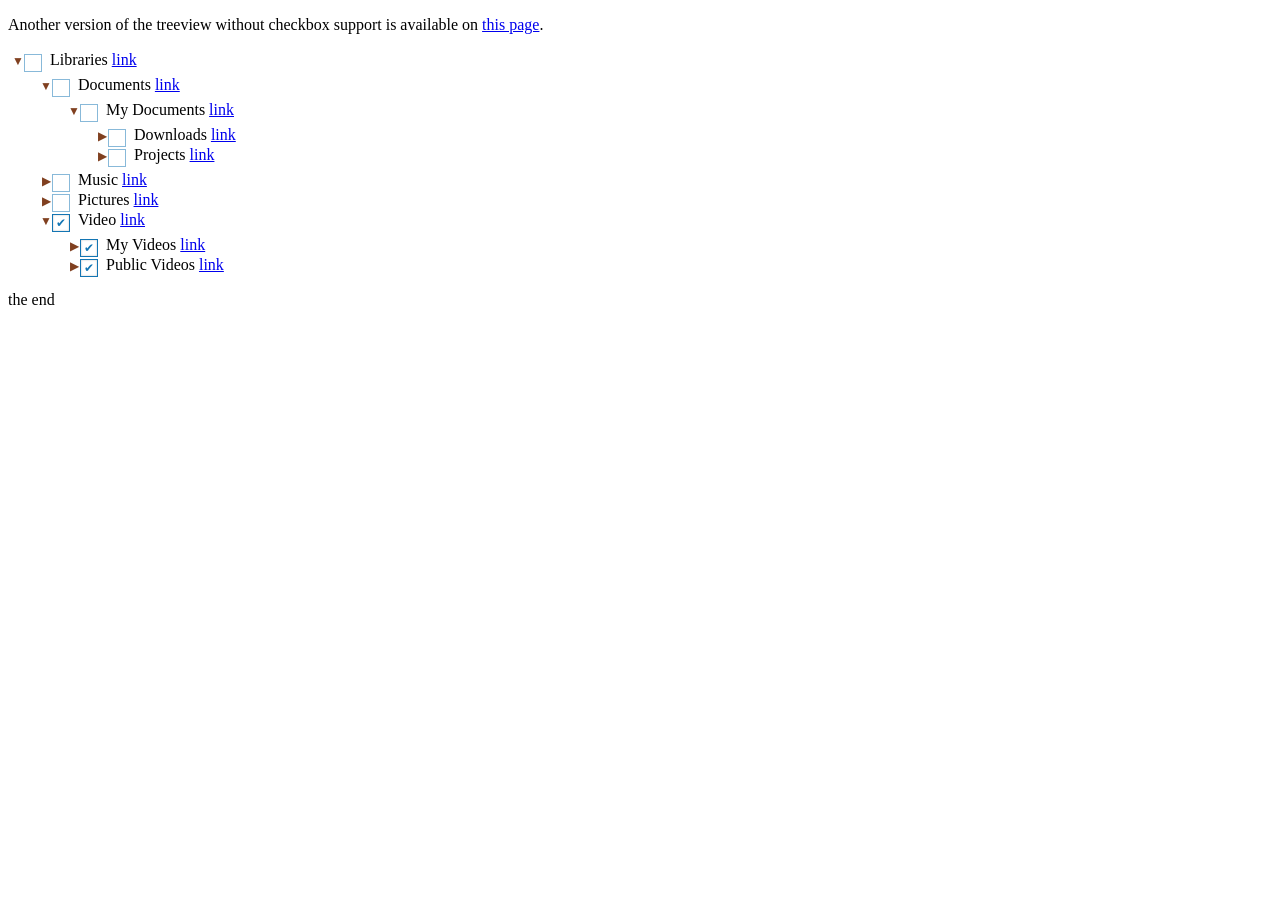
<file: src/main/webapp/tv2.html>
<!DOCTYPE html>
<html>
    <head>
        <meta charset="UTF-8" />
        <title>Treeview</title>
        
        <link type="text/css" rel="stylesheet" href="s/tree.css" />
    </head>

    <body>

<p>Another version of the treeview without checkbox support is available on <a href="css3-treeview.html" target="_blank">this page</a>.</p>
             
<div class="tv3">
    <ul>
        <li>
            <input type="checkbox" id="node-0" checked="checked" /><label><input type="checkbox" /><span></span></label><label for="node-0">Libraries</label> <a href="#" onClick=""> link </a>
            <ul>
                <li>
                    <input type="checkbox" id="node-0-0" checked="checked" /><label><input type="checkbox" /><span></span></label><label for="node-0-0">Documents</label>  <a href="#" onClick=""> link </a>
                    <ul>
                        <li>
                            <input type="checkbox" id="node-0-0-0" checked="checked" /><label><input type="checkbox" /><span></span></label><label for="node-0-0-0">My Documents</label>  <a href="#" onClick=""> link </a>
                            <ul>
                                <li>
                                    <input type="checkbox" id="node-0-0-0-0" /><label><input type="checkbox" /><span></span></label><label for="node-0-0-0-0">Downloads</label> <a href="#" onClick=""> link </a>
                                </li>
                                <li>
                                    <input type="checkbox" id="node-0-0-0-1" /><label><input type="checkbox" /><span></span></label><label for="node-0-0-0-1">Projects</label> <a href="#" onClick=""> link </a>
                                </li>
                            </ul>
                        </li>
                    </ul>
                </li>
                <li>
                    <input type="checkbox" id="node-0-1" /><label><input type="checkbox" /><span></span></label><label for="node-0-1">Music</label> <a href="#" onClick=""> link </a>
                    <ul>
                        <li>
                            <input type="checkbox" id="node-0-1-0" /><label><input type="checkbox" /><span></span></label><label for="node-0-1-0">My Music</label> <a href="#" onClick=""> link </a>
                        </li>
                        <li>
                            <input type="checkbox" id="node-0-1-1" /><label><input type="checkbox" /><span></span></label><label for="node-0-1-1">Public Music</label> <a href="#" onClick=""> link </a>
                        </li>
                    </ul>
                </li>
                <li>
                    <input type="checkbox" id="node-0-2" /><label><input type="checkbox" /><span></span></label><label for="node-0-2">Pictures</label> <a href="#" onClick=""> link </a>
                    <ul>
                        <li>
                            <input type="checkbox" id="node-0-2-0" /><label><input type="checkbox" /><span></span></label><label for="node-0-2-0">My Pictures</label> <a href="#" onClick=""> link </a>
                        </li>
                        <li>
                            <input type="checkbox" id="node-0-2-1" /><label><input type="checkbox" /><span></span></label><label for="node-0-2-1">Public Pictures</label> <a href="#" onClick=""> link </a>
                        </li>
                    </ul>
                </li>
                <li>
                    <input type="checkbox" id="node-0-3" checked="checked" /><label><input type="checkbox" checked="checked" /><span></span></label><label for="node-0-3">Video</label> <a href="#" onClick=""> link </a>
                    <ul>
                        <li>
                            <input type="checkbox" id="node-0-3-0" /><label><input type="checkbox" checked="checked" /><span></span></label><label for="node-0-3-0">My Videos</label> <a href="#" onClick=""> link </a>
                        </li>
                        <li>
                            <input type="checkbox" id="node-0-3-1" /><label><input type="checkbox" checked="checked" /><span></span></label><label for="node-0-3-1">Public Videos</label> <a href="#" onClick=""> link </a>
                        </li>
                    </ul>
                </li>
            </ul>
        </li>
    </ul>
</div>

<p> the end </p>

<script>
$(".tv3").delegate("label input:checkbox", "change", function() {
    var
        checkbox = $(this),
        nestedList = checkbox.parent().next().next(),
        selectNestedListCheckbox = nestedList.find("label:not([for]) input:checkbox");
 
    if(checkbox.is(":checked")) {
        return selectNestedListCheckbox.prop("checked", true);
    }
    selectNestedListCheckbox.prop("checked", false);
});
</script>

</body>
</html>
</file>
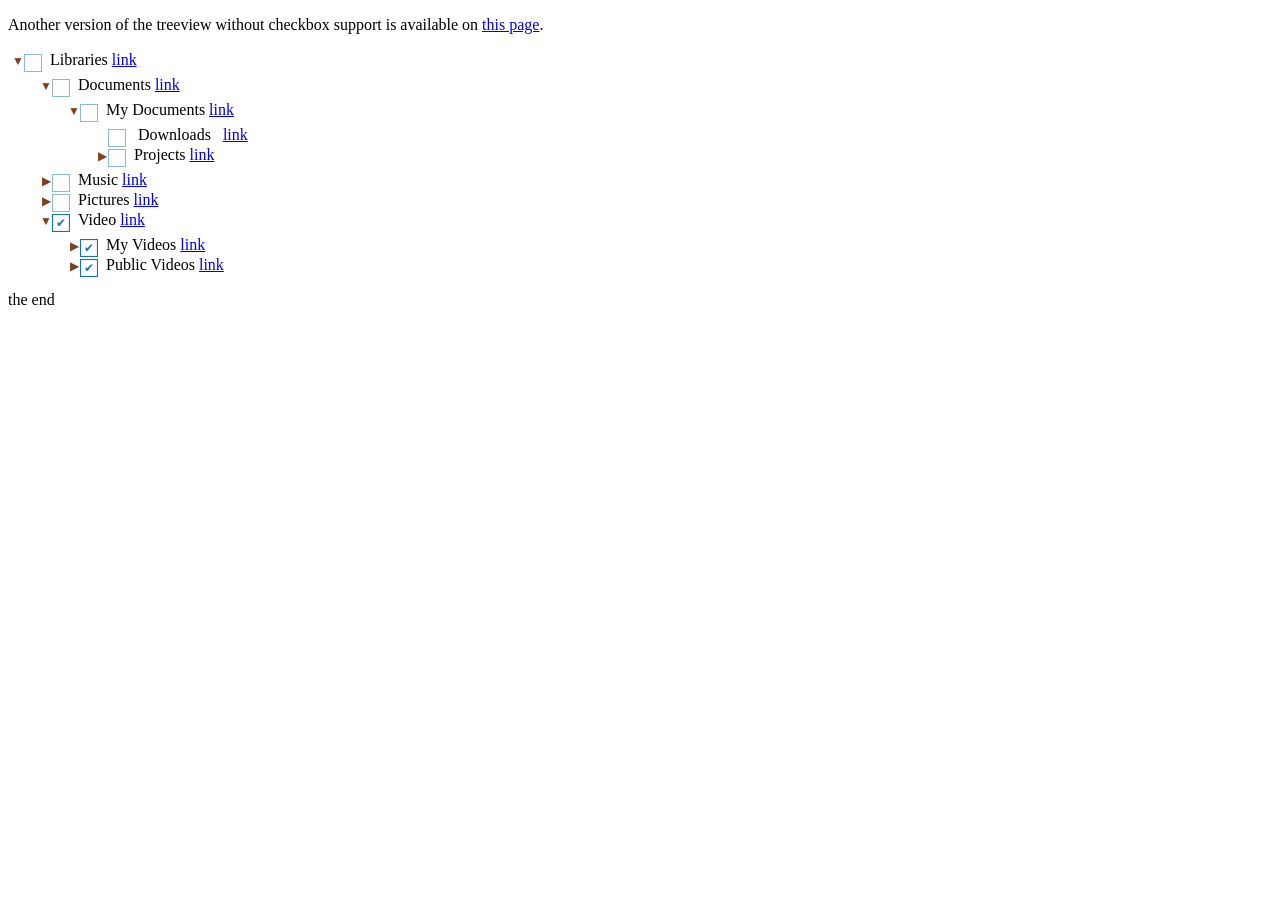
<file: src/main/webapp/tv3.html>
<!DOCTYPE html>
<html>
    <head>
        <meta charset="UTF-8" />
        <title>Treeview</title>
        
        <link type="text/css" rel="stylesheet" href="s/tree.css" />
    </head>

    <body>

<p>Another version of the treeview without checkbox support is available on <a href="css3-treeview.html" target="_blank">this page</a>.</p>
             
<div class="tv3">
    <ul>
        <li>
            <input type="checkbox" id="node-0" checked="checked" /><label><input type="checkbox" /><span></span></label><label for="node-0">Libraries</label> <a href="#" onClick=""> link </a>
            <ul>
                <li>
                    <input type="checkbox" id="node-0-0" checked="checked" /><label><input type="checkbox" /><span></span></label><label for="node-0-0">Documents</label>  <a href="#" onClick=""> link </a>
                    <ul>
                        <li>
                            <input type="checkbox" id="node-0-0-0" checked="checked" /><label><input type="checkbox" /><span></span></label><label for="node-0-0-0">My Documents</label>  <a href="#" onClick=""> link </a>
                            <ul>
                                <li>
                                    <label><input type="checkbox" /><span></span></label><label> &nbsp; &nbsp; Downloads</label> <a href="#" onClick=""> link </a>
                                </li>
                                <li>
                                    <input type="checkbox" id="node-0-0-0-1" /><label><input type="checkbox" /><span></span></label><label for="node-0-0-0-1">Projects</label> <a href="#" onClick=""> link </a>
                                </li>
                            </ul>
                        </li>
                    </ul>
                </li>
                <li>
                    <input type="checkbox" id="node-0-1" /><label><input type="checkbox" /><span></span></label><label for="node-0-1">Music</label> <a href="#" onClick=""> link </a>
                    <ul>
                        <li>
                            <input type="checkbox" id="node-0-1-0" /><label><input type="checkbox" /><span></span></label><label for="node-0-1-0">My Music</label> <a href="#" onClick=""> link </a>
                        </li>
                        <li>
                            <input type="checkbox" id="node-0-1-1" /><label><input type="checkbox" /><span></span></label><label for="node-0-1-1">Public Music</label> <a href="#" onClick=""> link </a>
                        </li>
                    </ul>
                </li>
                <li>
                    <input type="checkbox" id="node-0-2" /><label><input type="checkbox" /><span></span></label><label for="node-0-2">Pictures</label> <a href="#" onClick=""> link </a>
                    <ul>
                        <li>
                            <input type="checkbox" id="node-0-2-0" /><label><input type="checkbox" /><span></span></label><label for="node-0-2-0">My Pictures</label> <a href="#" onClick=""> link </a>
                        </li>
                        <li>
                            <input type="checkbox" id="node-0-2-1" /><label><input type="checkbox" /><span></span></label><label for="node-0-2-1">Public Pictures</label> <a href="#" onClick=""> link </a>
                        </li>
                    </ul>
                </li>
                <li>
                    <input type="checkbox" id="node-0-3" checked="checked" /><label><input type="checkbox" checked="checked" /><span></span></label><label for="node-0-3">Video</label> <a href="#" onClick=""> link </a>
                    <ul>
                        <li>
                            <input type="checkbox" id="node-0-3-0" /><label><input type="checkbox" checked="checked" /><span></span></label><label for="node-0-3-0">My Videos</label> <a href="#" onClick=""> link </a>
                        </li>
                        <li>
                            <input type="checkbox" id="node-0-3-1" /><label><input type="checkbox" checked="checked" /><span></span></label><label for="node-0-3-1">Public Videos</label> <a href="#" onClick=""> link </a>
                        </li>
                    </ul>
                </li>
            </ul>
        </li>
    </ul>
</div>

<p> the end </p>

<script>
$(".tv3").delegate("label input:checkbox", "change", function() {
    var
        checkbox = $(this),
        nestedList = checkbox.parent().next().next(),
        selectNestedListCheckbox = nestedList.find("label:not([for]) input:checkbox");
 
    if(checkbox.is(":checked")) {
        return selectNestedListCheckbox.prop("checked", true);
    }
    selectNestedListCheckbox.prop("checked", false);
});
</script>

</body>
</html>
</file>
<file: src/main/webapp/flag-icon/assets/docs.css>
body {
  font-weight: 300;
  -webkit-font-smoothing: antialiased;
}
h1,
h2,
h3,
h4,
h5,
h6 {
  font-weight: 300;
}
.flag-wrapper {
  width: 100%;
  display: inline-block;
  position: relative;
  box-shadow: 0 0 2px black;
  overflow: hidden;
  margin-bottom: 20px;
}
.flag-wrapper:after {
  padding-top: 75%;
  /* ratio */
  display: block;
  content: '';
}
.flag-wrapper .flag {
  position: absolute;
  top: 0;
  bottom: 0;
  right: 0;
  left: 0;
  width: 100%;
  height: 100%;
  background-size: cover;
}
.no-wrap {
  white-space: nowrap;
  margin-bottom: 8px;
  overflow: hidden;
}
.all-flags .flag-icon-background {
  cursor: pointer;
}
.jumbotron {
  position: relative;
  font-size: 16px;
  color: #fff;
  color: rgba(255, 255, 255, 0.75);
  text-align: center;
  border-radius: 0;
  padding-bottom: 80px;
  background: linear-gradient(to right, #0d6632, #f4c01a);
}
.jumbotron h1 {
  margin-bottom: 15px;
  font-weight: 300;
  letter-spacing: -1px;
  color: #fff;
}
.jumbotron iframe {
  width: 100px!important;
  height: 20px!important;
  border: none;
  overflow: hidden;
  margin: 2px;
}
.jumbotron p a,
.jumbotron .jumbotron-links a {
  font-weight: 500;
  color: #fff;
}
.jumbotron .jumbotron-links {
  margin-top: 15px;
  margin-bottom: 0;
  padding-left: 0;
  list-style: none;
  font-size: 14px;
}
.jumbotron .jumbotron-links li {
  display: inline;
}
.jumbotron .jumbotron-links li + li {
  margin-left: 20px;
}
.jumbotron .bottom {
  position: absolute;
  bottom: 0;
  left: 0;
  right: 0;
  padding: 18px;
  background-color: rgba(0, 0, 0, 0.2);
}
.btn-outline {
  margin-top: 15px;
  margin-bottom: 15px;
  padding: 18px 24px;
  font-size: inherit;
  font-weight: 500;
  color: #fff;
  /* redeclare to override the `.jumbotron a` */
  background-color: transparent;
  border-color: #fff;
  border-color: rgba(255, 255, 255, 0.5);
  transition: all 0.1s ease-in-out;
}
.btn-outline:hover,
.btn-outline:active {
  color: #0d6632;
  background-color: #fff;
  border-color: #fff;
}
.how-to {
  padding: 20px;
}
.how-to h2 {
  text-align: center;
}
.how-to li {
  font-size: 21px;
  line-height: 1.7;
  margin-top: 20px;
}
.how-to li p {
  font-size: 16px;
  color: #555;
}
.how-to code {
  font-size: 85%;
  word-wrap: break-word;
  white-space: normal;
}
footer {
  text-align: center;
  opacity: .8;
  padding: 50px;
  background: linear-gradient(to right, #f4c01a, #0d6632);
}
footer a {
  color: #fff;
}
footer a:hover {
  color: #fff;
}
.links {
  margin: 0;
  list-style: none;
  padding-left: 0;
}
.links li {
  display: inline;
  padding: 0 10px;
}
</file>
<file: src/main/webapp/flag-icon/css/flag-icon.css>
.flag-icon-background {
  background-size: contain;
  background-position: 50%;
  background-repeat: no-repeat;
}
.flag-icon {
  background-size: contain;
  background-position: 50%;
  background-repeat: no-repeat;
  position: relative;
  display: inline-block;
  width: 1.33333333em;
  line-height: 1em;
}
.flag-icon:before {
  content: "\00a0";
}
.flag-icon.flag-icon-squared {
  width: 1em;
}
.flag-icon-ad {
  background-image: url(../flags/4x3/ad.svg);
}
.flag-icon-ad.flag-icon-squared {
  background-image: url(../flags/1x1/ad.svg);
}
.flag-icon-ae {
  background-image: url(../flags/4x3/ae.svg);
}
.flag-icon-ae.flag-icon-squared {
  background-image: url(../flags/1x1/ae.svg);
}
.flag-icon-af {
  background-image: url(../flags/4x3/af.svg);
}
.flag-icon-af.flag-icon-squared {
  background-image: url(../flags/1x1/af.svg);
}
.flag-icon-ag {
  background-image: url(../flags/4x3/ag.svg);
}
.flag-icon-ag.flag-icon-squared {
  background-image: url(../flags/1x1/ag.svg);
}
.flag-icon-ai {
  background-image: url(../flags/4x3/ai.svg);
}
.flag-icon-ai.flag-icon-squared {
  background-image: url(../flags/1x1/ai.svg);
}
.flag-icon-al {
  background-image: url(../flags/4x3/al.svg);
}
.flag-icon-al.flag-icon-squared {
  background-image: url(../flags/1x1/al.svg);
}
.flag-icon-am {
  background-image: url(../flags/4x3/am.svg);
}
.flag-icon-am.flag-icon-squared {
  background-image: url(../flags/1x1/am.svg);
}
.flag-icon-ao {
  background-image: url(../flags/4x3/ao.svg);
}
.flag-icon-ao.flag-icon-squared {
  background-image: url(../flags/1x1/ao.svg);
}
.flag-icon-aq {
  background-image: url(../flags/4x3/aq.svg);
}
.flag-icon-aq.flag-icon-squared {
  background-image: url(../flags/1x1/aq.svg);
}
.flag-icon-ar {
  background-image: url(../flags/4x3/ar.svg);
}
.flag-icon-ar.flag-icon-squared {
  background-image: url(../flags/1x1/ar.svg);
}
.flag-icon-as {
  background-image: url(../flags/4x3/as.svg);
}
.flag-icon-as.flag-icon-squared {
  background-image: url(../flags/1x1/as.svg);
}
.flag-icon-at {
  background-image: url(../flags/4x3/at.svg);
}
.flag-icon-at.flag-icon-squared {
  background-image: url(../flags/1x1/at.svg);
}
.flag-icon-au {
  background-image: url(../flags/4x3/au.svg);
}
.flag-icon-au.flag-icon-squared {
  background-image: url(../flags/1x1/au.svg);
}
.flag-icon-aw {
  background-image: url(../flags/4x3/aw.svg);
}
.flag-icon-aw.flag-icon-squared {
  background-image: url(../flags/1x1/aw.svg);
}
.flag-icon-ax {
  background-image: url(../flags/4x3/ax.svg);
}
.flag-icon-ax.flag-icon-squared {
  background-image: url(../flags/1x1/ax.svg);
}
.flag-icon-az {
  background-image: url(../flags/4x3/az.svg);
}
.flag-icon-az.flag-icon-squared {
  background-image: url(../flags/1x1/az.svg);
}
.flag-icon-ba {
  background-image: url(../flags/4x3/ba.svg);
}
.flag-icon-ba.flag-icon-squared {
  background-image: url(../flags/1x1/ba.svg);
}
.flag-icon-bb {
  background-image: url(../flags/4x3/bb.svg);
}
.flag-icon-bb.flag-icon-squared {
  background-image: url(../flags/1x1/bb.svg);
}
.flag-icon-bd {
  background-image: url(../flags/4x3/bd.svg);
}
.flag-icon-bd.flag-icon-squared {
  background-image: url(../flags/1x1/bd.svg);
}
.flag-icon-be {
  background-image: url(../flags/4x3/be.svg);
}
.flag-icon-be.flag-icon-squared {
  background-image: url(../flags/1x1/be.svg);
}
.flag-icon-bf {
  background-image: url(../flags/4x3/bf.svg);
}
.flag-icon-bf.flag-icon-squared {
  background-image: url(../flags/1x1/bf.svg);
}
.flag-icon-bg {
  background-image: url(../flags/4x3/bg.svg);
}
.flag-icon-bg.flag-icon-squared {
  background-image: url(../flags/1x1/bg.svg);
}
.flag-icon-bh {
  background-image: url(../flags/4x3/bh.svg);
}
.flag-icon-bh.flag-icon-squared {
  background-image: url(../flags/1x1/bh.svg);
}
.flag-icon-bi {
  background-image: url(../flags/4x3/bi.svg);
}
.flag-icon-bi.flag-icon-squared {
  background-image: url(../flags/1x1/bi.svg);
}
.flag-icon-bj {
  background-image: url(../flags/4x3/bj.svg);
}
.flag-icon-bj.flag-icon-squared {
  background-image: url(../flags/1x1/bj.svg);
}
.flag-icon-bl {
  background-image: url(../flags/4x3/bl.svg);
}
.flag-icon-bl.flag-icon-squared {
  background-image: url(../flags/1x1/bl.svg);
}
.flag-icon-bm {
  background-image: url(../flags/4x3/bm.svg);
}
.flag-icon-bm.flag-icon-squared {
  background-image: url(../flags/1x1/bm.svg);
}
.flag-icon-bn {
  background-image: url(../flags/4x3/bn.svg);
}
.flag-icon-bn.flag-icon-squared {
  background-image: url(../flags/1x1/bn.svg);
}
.flag-icon-bo {
  background-image: url(../flags/4x3/bo.svg);
}
.flag-icon-bo.flag-icon-squared {
  background-image: url(../flags/1x1/bo.svg);
}
.flag-icon-bq {
  background-image: url(../flags/4x3/bq.svg);
}
.flag-icon-bq.flag-icon-squared {
  background-image: url(../flags/1x1/bq.svg);
}
.flag-icon-br {
  background-image: url(../flags/4x3/br.svg);
}
.flag-icon-br.flag-icon-squared {
  background-image: url(../flags/1x1/br.svg);
}
.flag-icon-bs {
  background-image: url(../flags/4x3/bs.svg);
}
.flag-icon-bs.flag-icon-squared {
  background-image: url(../flags/1x1/bs.svg);
}
.flag-icon-bt {
  background-image: url(../flags/4x3/bt.svg);
}
.flag-icon-bt.flag-icon-squared {
  background-image: url(../flags/1x1/bt.svg);
}
.flag-icon-bv {
  background-image: url(../flags/4x3/bv.svg);
}
.flag-icon-bv.flag-icon-squared {
  background-image: url(../flags/1x1/bv.svg);
}
.flag-icon-bw {
  background-image: url(../flags/4x3/bw.svg);
}
.flag-icon-bw.flag-icon-squared {
  background-image: url(../flags/1x1/bw.svg);
}
.flag-icon-by {
  background-image: url(../flags/4x3/by.svg);
}
.flag-icon-by.flag-icon-squared {
  background-image: url(../flags/1x1/by.svg);
}
.flag-icon-bz {
  background-image: url(../flags/4x3/bz.svg);
}
.flag-icon-bz.flag-icon-squared {
  background-image: url(../flags/1x1/bz.svg);
}
.flag-icon-ca {
  background-image: url(../flags/4x3/ca.svg);
}
.flag-icon-ca.flag-icon-squared {
  background-image: url(../flags/1x1/ca.svg);
}
.flag-icon-cc {
  background-image: url(../flags/4x3/cc.svg);
}
.flag-icon-cc.flag-icon-squared {
  background-image: url(../flags/1x1/cc.svg);
}
.flag-icon-cd {
  background-image: url(../flags/4x3/cd.svg);
}
.flag-icon-cd.flag-icon-squared {
  background-image: url(../flags/1x1/cd.svg);
}
.flag-icon-cf {
  background-image: url(../flags/4x3/cf.svg);
}
.flag-icon-cf.flag-icon-squared {
  background-image: url(../flags/1x1/cf.svg);
}
.flag-icon-cg {
  background-image: url(../flags/4x3/cg.svg);
}
.flag-icon-cg.flag-icon-squared {
  background-image: url(../flags/1x1/cg.svg);
}
.flag-icon-ch {
  background-image: url(../flags/4x3/ch.svg);
}
.flag-icon-ch.flag-icon-squared {
  background-image: url(../flags/1x1/ch.svg);
}
.flag-icon-ci {
  background-image: url(../flags/4x3/ci.svg);
}
.flag-icon-ci.flag-icon-squared {
  background-image: url(../flags/1x1/ci.svg);
}
.flag-icon-ck {
  background-image: url(../flags/4x3/ck.svg);
}
.flag-icon-ck.flag-icon-squared {
  background-image: url(../flags/1x1/ck.svg);
}
.flag-icon-cl {
  background-image: url(../flags/4x3/cl.svg);
}
.flag-icon-cl.flag-icon-squared {
  background-image: url(../flags/1x1/cl.svg);
}
.flag-icon-cm {
  background-image: url(../flags/4x3/cm.svg);
}
.flag-icon-cm.flag-icon-squared {
  background-image: url(../flags/1x1/cm.svg);
}
.flag-icon-cn {
  background-image: url(../flags/4x3/cn.svg);
}
.flag-icon-cn.flag-icon-squared {
  background-image: url(../flags/1x1/cn.svg);
}
.flag-icon-co {
  background-image: url(../flags/4x3/co.svg);
}
.flag-icon-co.flag-icon-squared {
  background-image: url(../flags/1x1/co.svg);
}
.flag-icon-cr {
  background-image: url(../flags/4x3/cr.svg);
}
.flag-icon-cr.flag-icon-squared {
  background-image: url(../flags/1x1/cr.svg);
}
.flag-icon-cu {
  background-image: url(../flags/4x3/cu.svg);
}
.flag-icon-cu.flag-icon-squared {
  background-image: url(../flags/1x1/cu.svg);
}
.flag-icon-cv {
  background-image: url(../flags/4x3/cv.svg);
}
.flag-icon-cv.flag-icon-squared {
  background-image: url(../flags/1x1/cv.svg);
}
.flag-icon-cw {
  background-image: url(../flags/4x3/cw.svg);
}
.flag-icon-cw.flag-icon-squared {
  background-image: url(../flags/1x1/cw.svg);
}
.flag-icon-cx {
  background-image: url(../flags/4x3/cx.svg);
}
.flag-icon-cx.flag-icon-squared {
  background-image: url(../flags/1x1/cx.svg);
}
.flag-icon-cy {
  background-image: url(../flags/4x3/cy.svg);
}
.flag-icon-cy.flag-icon-squared {
  background-image: url(../flags/1x1/cy.svg);
}
.flag-icon-cz {
  background-image: url(../flags/4x3/cz.svg);
}
.flag-icon-cz.flag-icon-squared {
  background-image: url(../flags/1x1/cz.svg);
}
.flag-icon-de {
  background-image: url(../flags/4x3/de.svg);
}
.flag-icon-de.flag-icon-squared {
  background-image: url(../flags/1x1/de.svg);
}
.flag-icon-dj {
  background-image: url(../flags/4x3/dj.svg);
}
.flag-icon-dj.flag-icon-squared {
  background-image: url(../flags/1x1/dj.svg);
}
.flag-icon-dk {
  background-image: url(../flags/4x3/dk.svg);
}
.flag-icon-dk.flag-icon-squared {
  background-image: url(../flags/1x1/dk.svg);
}
.flag-icon-dm {
  background-image: url(../flags/4x3/dm.svg);
}
.flag-icon-dm.flag-icon-squared {
  background-image: url(../flags/1x1/dm.svg);
}
.flag-icon-do {
  background-image: url(../flags/4x3/do.svg);
}
.flag-icon-do.flag-icon-squared {
  background-image: url(../flags/1x1/do.svg);
}
.flag-icon-dz {
  background-image: url(../flags/4x3/dz.svg);
}
.flag-icon-dz.flag-icon-squared {
  background-image: url(../flags/1x1/dz.svg);
}
.flag-icon-ec {
  background-image: url(../flags/4x3/ec.svg);
}
.flag-icon-ec.flag-icon-squared {
  background-image: url(../flags/1x1/ec.svg);
}
.flag-icon-ee {
  background-image: url(../flags/4x3/ee.svg);
}
.flag-icon-ee.flag-icon-squared {
  background-image: url(../flags/1x1/ee.svg);
}
.flag-icon-eg {
  background-image: url(../flags/4x3/eg.svg);
}
.flag-icon-eg.flag-icon-squared {
  background-image: url(../flags/1x1/eg.svg);
}
.flag-icon-eh {
  background-image: url(../flags/4x3/eh.svg);
}
.flag-icon-eh.flag-icon-squared {
  background-image: url(../flags/1x1/eh.svg);
}
.flag-icon-er {
  background-image: url(../flags/4x3/er.svg);
}
.flag-icon-er.flag-icon-squared {
  background-image: url(../flags/1x1/er.svg);
}
.flag-icon-es {
  background-image: url(../flags/4x3/es.svg);
}
.flag-icon-es.flag-icon-squared {
  background-image: url(../flags/1x1/es.svg);
}
.flag-icon-et {
  background-image: url(../flags/4x3/et.svg);
}
.flag-icon-et.flag-icon-squared {
  background-image: url(../flags/1x1/et.svg);
}
.flag-icon-fi {
  background-image: url(../flags/4x3/fi.svg);
}
.flag-icon-fi.flag-icon-squared {
  background-image: url(../flags/1x1/fi.svg);
}
.flag-icon-fj {
  background-image: url(../flags/4x3/fj.svg);
}
.flag-icon-fj.flag-icon-squared {
  background-image: url(../flags/1x1/fj.svg);
}
.flag-icon-fk {
  background-image: url(../flags/4x3/fk.svg);
}
.flag-icon-fk.flag-icon-squared {
  background-image: url(../flags/1x1/fk.svg);
}
.flag-icon-fm {
  background-image: url(../flags/4x3/fm.svg);
}
.flag-icon-fm.flag-icon-squared {
  background-image: url(../flags/1x1/fm.svg);
}
.flag-icon-fo {
  background-image: url(../flags/4x3/fo.svg);
}
.flag-icon-fo.flag-icon-squared {
  background-image: url(../flags/1x1/fo.svg);
}
.flag-icon-fr {
  background-image: url(../flags/4x3/fr.svg);
}
.flag-icon-fr.flag-icon-squared {
  background-image: url(../flags/1x1/fr.svg);
}
.flag-icon-ga {
  background-image: url(../flags/4x3/ga.svg);
}
.flag-icon-ga.flag-icon-squared {
  background-image: url(../flags/1x1/ga.svg);
}
.flag-icon-gb {
  background-image: url(../flags/4x3/gb.svg);
}
.flag-icon-gb.flag-icon-squared {
  background-image: url(../flags/1x1/gb.svg);
}
.flag-icon-gd {
  background-image: url(../flags/4x3/gd.svg);
}
.flag-icon-gd.flag-icon-squared {
  background-image: url(../flags/1x1/gd.svg);
}
.flag-icon-ge {
  background-image: url(../flags/4x3/ge.svg);
}
.flag-icon-ge.flag-icon-squared {
  background-image: url(../flags/1x1/ge.svg);
}
.flag-icon-gf {
  background-image: url(../flags/4x3/gf.svg);
}
.flag-icon-gf.flag-icon-squared {
  background-image: url(../flags/1x1/gf.svg);
}
.flag-icon-gg {
  background-image: url(../flags/4x3/gg.svg);
}
.flag-icon-gg.flag-icon-squared {
  background-image: url(../flags/1x1/gg.svg);
}
.flag-icon-gh {
  background-image: url(../flags/4x3/gh.svg);
}
.flag-icon-gh.flag-icon-squared {
  background-image: url(../flags/1x1/gh.svg);
}
.flag-icon-gi {
  background-image: url(../flags/4x3/gi.svg);
}
.flag-icon-gi.flag-icon-squared {
  background-image: url(../flags/1x1/gi.svg);
}
.flag-icon-gl {
  background-image: url(../flags/4x3/gl.svg);
}
.flag-icon-gl.flag-icon-squared {
  background-image: url(../flags/1x1/gl.svg);
}
.flag-icon-gm {
  background-image: url(../flags/4x3/gm.svg);
}
.flag-icon-gm.flag-icon-squared {
  background-image: url(../flags/1x1/gm.svg);
}
.flag-icon-gn {
  background-image: url(../flags/4x3/gn.svg);
}
.flag-icon-gn.flag-icon-squared {
  background-image: url(../flags/1x1/gn.svg);
}
.flag-icon-gp {
  background-image: url(../flags/4x3/gp.svg);
}
.flag-icon-gp.flag-icon-squared {
  background-image: url(../flags/1x1/gp.svg);
}
.flag-icon-gq {
  background-image: url(../flags/4x3/gq.svg);
}
.flag-icon-gq.flag-icon-squared {
  background-image: url(../flags/1x1/gq.svg);
}
.flag-icon-gr {
  background-image: url(../flags/4x3/gr.svg);
}
.flag-icon-gr.flag-icon-squared {
  background-image: url(../flags/1x1/gr.svg);
}
.flag-icon-gs {
  background-image: url(../flags/4x3/gs.svg);
}
.flag-icon-gs.flag-icon-squared {
  background-image: url(../flags/1x1/gs.svg);
}
.flag-icon-gt {
  background-image: url(../flags/4x3/gt.svg);
}
.flag-icon-gt.flag-icon-squared {
  background-image: url(../flags/1x1/gt.svg);
}
.flag-icon-gu {
  background-image: url(../flags/4x3/gu.svg);
}
.flag-icon-gu.flag-icon-squared {
  background-image: url(../flags/1x1/gu.svg);
}
.flag-icon-gw {
  background-image: url(../flags/4x3/gw.svg);
}
.flag-icon-gw.flag-icon-squared {
  background-image: url(../flags/1x1/gw.svg);
}
.flag-icon-gy {
  background-image: url(../flags/4x3/gy.svg);
}
.flag-icon-gy.flag-icon-squared {
  background-image: url(../flags/1x1/gy.svg);
}
.flag-icon-hk {
  background-image: url(../flags/4x3/hk.svg);
}
.flag-icon-hk.flag-icon-squared {
  background-image: url(../flags/1x1/hk.svg);
}
.flag-icon-hm {
  background-image: url(../flags/4x3/hm.svg);
}
.flag-icon-hm.flag-icon-squared {
  background-image: url(../flags/1x1/hm.svg);
}
.flag-icon-hn {
  background-image: url(../flags/4x3/hn.svg);
}
.flag-icon-hn.flag-icon-squared {
  background-image: url(../flags/1x1/hn.svg);
}
.flag-icon-hr {
  background-image: url(../flags/4x3/hr.svg);
}
.flag-icon-hr.flag-icon-squared {
  background-image: url(../flags/1x1/hr.svg);
}
.flag-icon-ht {
  background-image: url(../flags/4x3/ht.svg);
}
.flag-icon-ht.flag-icon-squared {
  background-image: url(../flags/1x1/ht.svg);
}
.flag-icon-hu {
  background-image: url(../flags/4x3/hu.svg);
}
.flag-icon-hu.flag-icon-squared {
  background-image: url(../flags/1x1/hu.svg);
}
.flag-icon-id {
  background-image: url(../flags/4x3/id.svg);
}
.flag-icon-id.flag-icon-squared {
  background-image: url(../flags/1x1/id.svg);
}
.flag-icon-ie {
  background-image: url(../flags/4x3/ie.svg);
}
.flag-icon-ie.flag-icon-squared {
  background-image: url(../flags/1x1/ie.svg);
}
.flag-icon-il {
  background-image: url(../flags/4x3/il.svg);
}
.flag-icon-il.flag-icon-squared {
  background-image: url(../flags/1x1/il.svg);
}
.flag-icon-im {
  background-image: url(../flags/4x3/im.svg);
}
.flag-icon-im.flag-icon-squared {
  background-image: url(../flags/1x1/im.svg);
}
.flag-icon-in {
  background-image: url(../flags/4x3/in.svg);
}
.flag-icon-in.flag-icon-squared {
  background-image: url(../flags/1x1/in.svg);
}
.flag-icon-io {
  background-image: url(../flags/4x3/io.svg);
}
.flag-icon-io.flag-icon-squared {
  background-image: url(../flags/1x1/io.svg);
}
.flag-icon-iq {
  background-image: url(../flags/4x3/iq.svg);
}
.flag-icon-iq.flag-icon-squared {
  background-image: url(../flags/1x1/iq.svg);
}
.flag-icon-ir {
  background-image: url(../flags/4x3/ir.svg);
}
.flag-icon-ir.flag-icon-squared {
  background-image: url(../flags/1x1/ir.svg);
}
.flag-icon-is {
  background-image: url(../flags/4x3/is.svg);
}
.flag-icon-is.flag-icon-squared {
  background-image: url(../flags/1x1/is.svg);
}
.flag-icon-it {
  background-image: url(../flags/4x3/it.svg);
}
.flag-icon-it.flag-icon-squared {
  background-image: url(../flags/1x1/it.svg);
}
.flag-icon-je {
  background-image: url(../flags/4x3/je.svg);
}
.flag-icon-je.flag-icon-squared {
  background-image: url(../flags/1x1/je.svg);
}
.flag-icon-jm {
  background-image: url(../flags/4x3/jm.svg);
}
.flag-icon-jm.flag-icon-squared {
  background-image: url(../flags/1x1/jm.svg);
}
.flag-icon-jo {
  background-image: url(../flags/4x3/jo.svg);
}
.flag-icon-jo.flag-icon-squared {
  background-image: url(../flags/1x1/jo.svg);
}
.flag-icon-jp {
  background-image: url(../flags/4x3/jp.svg);
}
.flag-icon-jp.flag-icon-squared {
  background-image: url(../flags/1x1/jp.svg);
}
.flag-icon-ke {
  background-image: url(../flags/4x3/ke.svg);
}
.flag-icon-ke.flag-icon-squared {
  background-image: url(../flags/1x1/ke.svg);
}
.flag-icon-kg {
  background-image: url(../flags/4x3/kg.svg);
}
.flag-icon-kg.flag-icon-squared {
  background-image: url(../flags/1x1/kg.svg);
}
.flag-icon-kh {
  background-image: url(../flags/4x3/kh.svg);
}
.flag-icon-kh.flag-icon-squared {
  background-image: url(../flags/1x1/kh.svg);
}
.flag-icon-ki {
  background-image: url(../flags/4x3/ki.svg);
}
.flag-icon-ki.flag-icon-squared {
  background-image: url(../flags/1x1/ki.svg);
}
.flag-icon-km {
  background-image: url(../flags/4x3/km.svg);
}
.flag-icon-km.flag-icon-squared {
  background-image: url(../flags/1x1/km.svg);
}
.flag-icon-kn {
  background-image: url(../flags/4x3/kn.svg);
}
.flag-icon-kn.flag-icon-squared {
  background-image: url(../flags/1x1/kn.svg);
}
.flag-icon-kp {
  background-image: url(../flags/4x3/kp.svg);
}
.flag-icon-kp.flag-icon-squared {
  background-image: url(../flags/1x1/kp.svg);
}
.flag-icon-kr {
  background-image: url(../flags/4x3/kr.svg);
}
.flag-icon-kr.flag-icon-squared {
  background-image: url(../flags/1x1/kr.svg);
}
.flag-icon-kw {
  background-image: url(../flags/4x3/kw.svg);
}
.flag-icon-kw.flag-icon-squared {
  background-image: url(../flags/1x1/kw.svg);
}
.flag-icon-ky {
  background-image: url(../flags/4x3/ky.svg);
}
.flag-icon-ky.flag-icon-squared {
  background-image: url(../flags/1x1/ky.svg);
}
.flag-icon-kz {
  background-image: url(../flags/4x3/kz.svg);
}
.flag-icon-kz.flag-icon-squared {
  background-image: url(../flags/1x1/kz.svg);
}
.flag-icon-la {
  background-image: url(../flags/4x3/la.svg);
}
.flag-icon-la.flag-icon-squared {
  background-image: url(../flags/1x1/la.svg);
}
.flag-icon-lb {
  background-image: url(../flags/4x3/lb.svg);
}
.flag-icon-lb.flag-icon-squared {
  background-image: url(../flags/1x1/lb.svg);
}
.flag-icon-lc {
  background-image: url(../flags/4x3/lc.svg);
}
.flag-icon-lc.flag-icon-squared {
  background-image: url(../flags/1x1/lc.svg);
}
.flag-icon-li {
  background-image: url(../flags/4x3/li.svg);
}
.flag-icon-li.flag-icon-squared {
  background-image: url(../flags/1x1/li.svg);
}
.flag-icon-lk {
  background-image: url(../flags/4x3/lk.svg);
}
.flag-icon-lk.flag-icon-squared {
  background-image: url(../flags/1x1/lk.svg);
}
.flag-icon-lr {
  background-image: url(../flags/4x3/lr.svg);
}
.flag-icon-lr.flag-icon-squared {
  background-image: url(../flags/1x1/lr.svg);
}
.flag-icon-ls {
  background-image: url(../flags/4x3/ls.svg);
}
.flag-icon-ls.flag-icon-squared {
  background-image: url(../flags/1x1/ls.svg);
}
.flag-icon-lt {
  background-image: url(../flags/4x3/lt.svg);
}
.flag-icon-lt.flag-icon-squared {
  background-image: url(../flags/1x1/lt.svg);
}
.flag-icon-lu {
  background-image: url(../flags/4x3/lu.svg);
}
.flag-icon-lu.flag-icon-squared {
  background-image: url(../flags/1x1/lu.svg);
}
.flag-icon-lv {
  background-image: url(../flags/4x3/lv.svg);
}
.flag-icon-lv.flag-icon-squared {
  background-image: url(../flags/1x1/lv.svg);
}
.flag-icon-ly {
  background-image: url(../flags/4x3/ly.svg);
}
.flag-icon-ly.flag-icon-squared {
  background-image: url(../flags/1x1/ly.svg);
}
.flag-icon-ma {
  background-image: url(../flags/4x3/ma.svg);
}
.flag-icon-ma.flag-icon-squared {
  background-image: url(../flags/1x1/ma.svg);
}
.flag-icon-mc {
  background-image: url(../flags/4x3/mc.svg);
}
.flag-icon-mc.flag-icon-squared {
  background-image: url(../flags/1x1/mc.svg);
}
.flag-icon-md {
  background-image: url(../flags/4x3/md.svg);
}
.flag-icon-md.flag-icon-squared {
  background-image: url(../flags/1x1/md.svg);
}
.flag-icon-me {
  background-image: url(../flags/4x3/me.svg);
}
.flag-icon-me.flag-icon-squared {
  background-image: url(../flags/1x1/me.svg);
}
.flag-icon-mf {
  background-image: url(../flags/4x3/mf.svg);
}
.flag-icon-mf.flag-icon-squared {
  background-image: url(../flags/1x1/mf.svg);
}
.flag-icon-mg {
  background-image: url(../flags/4x3/mg.svg);
}
.flag-icon-mg.flag-icon-squared {
  background-image: url(../flags/1x1/mg.svg);
}
.flag-icon-mh {
  background-image: url(../flags/4x3/mh.svg);
}
.flag-icon-mh.flag-icon-squared {
  background-image: url(../flags/1x1/mh.svg);
}
.flag-icon-mk {
  background-image: url(../flags/4x3/mk.svg);
}
.flag-icon-mk.flag-icon-squared {
  background-image: url(../flags/1x1/mk.svg);
}
.flag-icon-ml {
  background-image: url(../flags/4x3/ml.svg);
}
.flag-icon-ml.flag-icon-squared {
  background-image: url(../flags/1x1/ml.svg);
}
.flag-icon-mm {
  background-image: url(../flags/4x3/mm.svg);
}
.flag-icon-mm.flag-icon-squared {
  background-image: url(../flags/1x1/mm.svg);
}
.flag-icon-mn {
  background-image: url(../flags/4x3/mn.svg);
}
.flag-icon-mn.flag-icon-squared {
  background-image: url(../flags/1x1/mn.svg);
}
.flag-icon-mo {
  background-image: url(../flags/4x3/mo.svg);
}
.flag-icon-mo.flag-icon-squared {
  background-image: url(../flags/1x1/mo.svg);
}
.flag-icon-mp {
  background-image: url(../flags/4x3/mp.svg);
}
.flag-icon-mp.flag-icon-squared {
  background-image: url(../flags/1x1/mp.svg);
}
.flag-icon-mq {
  background-image: url(../flags/4x3/mq.svg);
}
.flag-icon-mq.flag-icon-squared {
  background-image: url(../flags/1x1/mq.svg);
}
.flag-icon-mr {
  background-image: url(../flags/4x3/mr.svg);
}
.flag-icon-mr.flag-icon-squared {
  background-image: url(../flags/1x1/mr.svg);
}
.flag-icon-ms {
  background-image: url(../flags/4x3/ms.svg);
}
.flag-icon-ms.flag-icon-squared {
  background-image: url(../flags/1x1/ms.svg);
}
.flag-icon-mt {
  background-image: url(../flags/4x3/mt.svg);
}
.flag-icon-mt.flag-icon-squared {
  background-image: url(../flags/1x1/mt.svg);
}
.flag-icon-mu {
  background-image: url(../flags/4x3/mu.svg);
}
.flag-icon-mu.flag-icon-squared {
  background-image: url(../flags/1x1/mu.svg);
}
.flag-icon-mv {
  background-image: url(../flags/4x3/mv.svg);
}
.flag-icon-mv.flag-icon-squared {
  background-image: url(../flags/1x1/mv.svg);
}
.flag-icon-mw {
  background-image: url(../flags/4x3/mw.svg);
}
.flag-icon-mw.flag-icon-squared {
  background-image: url(../flags/1x1/mw.svg);
}
.flag-icon-mx {
  background-image: url(../flags/4x3/mx.svg);
}
.flag-icon-mx.flag-icon-squared {
  background-image: url(../flags/1x1/mx.svg);
}
.flag-icon-my {
  background-image: url(../flags/4x3/my.svg);
}
.flag-icon-my.flag-icon-squared {
  background-image: url(../flags/1x1/my.svg);
}
.flag-icon-mz {
  background-image: url(../flags/4x3/mz.svg);
}
.flag-icon-mz.flag-icon-squared {
  background-image: url(../flags/1x1/mz.svg);
}
.flag-icon-na {
  background-image: url(../flags/4x3/na.svg);
}
.flag-icon-na.flag-icon-squared {
  background-image: url(../flags/1x1/na.svg);
}
.flag-icon-nc {
  background-image: url(../flags/4x3/nc.svg);
}
.flag-icon-nc.flag-icon-squared {
  background-image: url(../flags/1x1/nc.svg);
}
.flag-icon-ne {
  background-image: url(../flags/4x3/ne.svg);
}
.flag-icon-ne.flag-icon-squared {
  background-image: url(../flags/1x1/ne.svg);
}
.flag-icon-nf {
  background-image: url(../flags/4x3/nf.svg);
}
.flag-icon-nf.flag-icon-squared {
  background-image: url(../flags/1x1/nf.svg);
}
.flag-icon-ng {
  background-image: url(../flags/4x3/ng.svg);
}
.flag-icon-ng.flag-icon-squared {
  background-image: url(../flags/1x1/ng.svg);
}
.flag-icon-ni {
  background-image: url(../flags/4x3/ni.svg);
}
.flag-icon-ni.flag-icon-squared {
  background-image: url(../flags/1x1/ni.svg);
}
.flag-icon-nl {
  background-image: url(../flags/4x3/nl.svg);
}
.flag-icon-nl.flag-icon-squared {
  background-image: url(../flags/1x1/nl.svg);
}
.flag-icon-no {
  background-image: url(../flags/4x3/no.svg);
}
.flag-icon-no.flag-icon-squared {
  background-image: url(../flags/1x1/no.svg);
}
.flag-icon-np {
  background-image: url(../flags/4x3/np.svg);
}
.flag-icon-np.flag-icon-squared {
  background-image: url(../flags/1x1/np.svg);
}
.flag-icon-nr {
  background-image: url(../flags/4x3/nr.svg);
}
.flag-icon-nr.flag-icon-squared {
  background-image: url(../flags/1x1/nr.svg);
}
.flag-icon-nu {
  background-image: url(../flags/4x3/nu.svg);
}
.flag-icon-nu.flag-icon-squared {
  background-image: url(../flags/1x1/nu.svg);
}
.flag-icon-nz {
  background-image: url(../flags/4x3/nz.svg);
}
.flag-icon-nz.flag-icon-squared {
  background-image: url(../flags/1x1/nz.svg);
}
.flag-icon-om {
  background-image: url(../flags/4x3/om.svg);
}
.flag-icon-om.flag-icon-squared {
  background-image: url(../flags/1x1/om.svg);
}
.flag-icon-pa {
  background-image: url(../flags/4x3/pa.svg);
}
.flag-icon-pa.flag-icon-squared {
  background-image: url(../flags/1x1/pa.svg);
}
.flag-icon-pe {
  background-image: url(../flags/4x3/pe.svg);
}
.flag-icon-pe.flag-icon-squared {
  background-image: url(../flags/1x1/pe.svg);
}
.flag-icon-pf {
  background-image: url(../flags/4x3/pf.svg);
}
.flag-icon-pf.flag-icon-squared {
  background-image: url(../flags/1x1/pf.svg);
}
.flag-icon-pg {
  background-image: url(../flags/4x3/pg.svg);
}
.flag-icon-pg.flag-icon-squared {
  background-image: url(../flags/1x1/pg.svg);
}
.flag-icon-ph {
  background-image: url(../flags/4x3/ph.svg);
}
.flag-icon-ph.flag-icon-squared {
  background-image: url(../flags/1x1/ph.svg);
}
.flag-icon-pk {
  background-image: url(../flags/4x3/pk.svg);
}
.flag-icon-pk.flag-icon-squared {
  background-image: url(../flags/1x1/pk.svg);
}
.flag-icon-pl {
  background-image: url(../flags/4x3/pl.svg);
}
.flag-icon-pl.flag-icon-squared {
  background-image: url(../flags/1x1/pl.svg);
}
.flag-icon-pm {
  background-image: url(../flags/4x3/pm.svg);
}
.flag-icon-pm.flag-icon-squared {
  background-image: url(../flags/1x1/pm.svg);
}
.flag-icon-pn {
  background-image: url(../flags/4x3/pn.svg);
}
.flag-icon-pn.flag-icon-squared {
  background-image: url(../flags/1x1/pn.svg);
}
.flag-icon-pr {
  background-image: url(../flags/4x3/pr.svg);
}
.flag-icon-pr.flag-icon-squared {
  background-image: url(../flags/1x1/pr.svg);
}
.flag-icon-ps {
  background-image: url(../flags/4x3/ps.svg);
}
.flag-icon-ps.flag-icon-squared {
  background-image: url(../flags/1x1/ps.svg);
}
.flag-icon-pt {
  background-image: url(../flags/4x3/pt.svg);
}
.flag-icon-pt.flag-icon-squared {
  background-image: url(../flags/1x1/pt.svg);
}
.flag-icon-pw {
  background-image: url(../flags/4x3/pw.svg);
}
.flag-icon-pw.flag-icon-squared {
  background-image: url(../flags/1x1/pw.svg);
}
.flag-icon-py {
  background-image: url(../flags/4x3/py.svg);
}
.flag-icon-py.flag-icon-squared {
  background-image: url(../flags/1x1/py.svg);
}
.flag-icon-qa {
  background-image: url(../flags/4x3/qa.svg);
}
.flag-icon-qa.flag-icon-squared {
  background-image: url(../flags/1x1/qa.svg);
}
.flag-icon-re {
  background-image: url(../flags/4x3/re.svg);
}
.flag-icon-re.flag-icon-squared {
  background-image: url(../flags/1x1/re.svg);
}
.flag-icon-ro {
  background-image: url(../flags/4x3/ro.svg);
}
.flag-icon-ro.flag-icon-squared {
  background-image: url(../flags/1x1/ro.svg);
}
.flag-icon-rs {
  background-image: url(../flags/4x3/rs.svg);
}
.flag-icon-rs.flag-icon-squared {
  background-image: url(../flags/1x1/rs.svg);
}
.flag-icon-ru {
  background-image: url(../flags/4x3/ru.svg);
}
.flag-icon-ru.flag-icon-squared {
  background-image: url(../flags/1x1/ru.svg);
}
.flag-icon-rw {
  background-image: url(../flags/4x3/rw.svg);
}
.flag-icon-rw.flag-icon-squared {
  background-image: url(../flags/1x1/rw.svg);
}
.flag-icon-sa {
  background-image: url(../flags/4x3/sa.svg);
}
.flag-icon-sa.flag-icon-squared {
  background-image: url(../flags/1x1/sa.svg);
}
.flag-icon-sb {
  background-image: url(../flags/4x3/sb.svg);
}
.flag-icon-sb.flag-icon-squared {
  background-image: url(../flags/1x1/sb.svg);
}
.flag-icon-sc {
  background-image: url(../flags/4x3/sc.svg);
}
.flag-icon-sc.flag-icon-squared {
  background-image: url(../flags/1x1/sc.svg);
}
.flag-icon-sd {
  background-image: url(../flags/4x3/sd.svg);
}
.flag-icon-sd.flag-icon-squared {
  background-image: url(../flags/1x1/sd.svg);
}
.flag-icon-se {
  background-image: url(../flags/4x3/se.svg);
}
.flag-icon-se.flag-icon-squared {
  background-image: url(../flags/1x1/se.svg);
}
.flag-icon-sg {
  background-image: url(../flags/4x3/sg.svg);
}
.flag-icon-sg.flag-icon-squared {
  background-image: url(../flags/1x1/sg.svg);
}
.flag-icon-sh {
  background-image: url(../flags/4x3/sh.svg);
}
.flag-icon-sh.flag-icon-squared {
  background-image: url(../flags/1x1/sh.svg);
}
.flag-icon-si {
  background-image: url(../flags/4x3/si.svg);
}
.flag-icon-si.flag-icon-squared {
  background-image: url(../flags/1x1/si.svg);
}
.flag-icon-sj {
  background-image: url(../flags/4x3/sj.svg);
}
.flag-icon-sj.flag-icon-squared {
  background-image: url(../flags/1x1/sj.svg);
}
.flag-icon-sk {
  background-image: url(../flags/4x3/sk.svg);
}
.flag-icon-sk.flag-icon-squared {
  background-image: url(../flags/1x1/sk.svg);
}
.flag-icon-sl {
  background-image: url(../flags/4x3/sl.svg);
}
.flag-icon-sl.flag-icon-squared {
  background-image: url(../flags/1x1/sl.svg);
}
.flag-icon-sm {
  background-image: url(../flags/4x3/sm.svg);
}
.flag-icon-sm.flag-icon-squared {
  background-image: url(../flags/1x1/sm.svg);
}
.flag-icon-sn {
  background-image: url(../flags/4x3/sn.svg);
}
.flag-icon-sn.flag-icon-squared {
  background-image: url(../flags/1x1/sn.svg);
}
.flag-icon-so {
  background-image: url(../flags/4x3/so.svg);
}
.flag-icon-so.flag-icon-squared {
  background-image: url(../flags/1x1/so.svg);
}
.flag-icon-sr {
  background-image: url(../flags/4x3/sr.svg);
}
.flag-icon-sr.flag-icon-squared {
  background-image: url(../flags/1x1/sr.svg);
}
.flag-icon-ss {
  background-image: url(../flags/4x3/ss.svg);
}
.flag-icon-ss.flag-icon-squared {
  background-image: url(../flags/1x1/ss.svg);
}
.flag-icon-st {
  background-image: url(../flags/4x3/st.svg);
}
.flag-icon-st.flag-icon-squared {
  background-image: url(../flags/1x1/st.svg);
}
.flag-icon-sv {
  background-image: url(../flags/4x3/sv.svg);
}
.flag-icon-sv.flag-icon-squared {
  background-image: url(../flags/1x1/sv.svg);
}
.flag-icon-sx {
  background-image: url(../flags/4x3/sx.svg);
}
.flag-icon-sx.flag-icon-squared {
  background-image: url(../flags/1x1/sx.svg);
}
.flag-icon-sy {
  background-image: url(../flags/4x3/sy.svg);
}
.flag-icon-sy.flag-icon-squared {
  background-image: url(../flags/1x1/sy.svg);
}
.flag-icon-sz {
  background-image: url(../flags/4x3/sz.svg);
}
.flag-icon-sz.flag-icon-squared {
  background-image: url(../flags/1x1/sz.svg);
}
.flag-icon-tc {
  background-image: url(../flags/4x3/tc.svg);
}
.flag-icon-tc.flag-icon-squared {
  background-image: url(../flags/1x1/tc.svg);
}
.flag-icon-td {
  background-image: url(../flags/4x3/td.svg);
}
.flag-icon-td.flag-icon-squared {
  background-image: url(../flags/1x1/td.svg);
}
.flag-icon-tf {
  background-image: url(../flags/4x3/tf.svg);
}
.flag-icon-tf.flag-icon-squared {
  background-image: url(../flags/1x1/tf.svg);
}
.flag-icon-tg {
  background-image: url(../flags/4x3/tg.svg);
}
.flag-icon-tg.flag-icon-squared {
  background-image: url(../flags/1x1/tg.svg);
}
.flag-icon-th {
  background-image: url(../flags/4x3/th.svg);
}
.flag-icon-th.flag-icon-squared {
  background-image: url(../flags/1x1/th.svg);
}
.flag-icon-tj {
  background-image: url(../flags/4x3/tj.svg);
}
.flag-icon-tj.flag-icon-squared {
  background-image: url(../flags/1x1/tj.svg);
}
.flag-icon-tk {
  background-image: url(../flags/4x3/tk.svg);
}
.flag-icon-tk.flag-icon-squared {
  background-image: url(../flags/1x1/tk.svg);
}
.flag-icon-tl {
  background-image: url(../flags/4x3/tl.svg);
}
.flag-icon-tl.flag-icon-squared {
  background-image: url(../flags/1x1/tl.svg);
}
.flag-icon-tm {
  background-image: url(../flags/4x3/tm.svg);
}
.flag-icon-tm.flag-icon-squared {
  background-image: url(../flags/1x1/tm.svg);
}
.flag-icon-tn {
  background-image: url(../flags/4x3/tn.svg);
}
.flag-icon-tn.flag-icon-squared {
  background-image: url(../flags/1x1/tn.svg);
}
.flag-icon-to {
  background-image: url(../flags/4x3/to.svg);
}
.flag-icon-to.flag-icon-squared {
  background-image: url(../flags/1x1/to.svg);
}
.flag-icon-tr {
  background-image: url(../flags/4x3/tr.svg);
}
.flag-icon-tr.flag-icon-squared {
  background-image: url(../flags/1x1/tr.svg);
}
.flag-icon-tt {
  background-image: url(../flags/4x3/tt.svg);
}
.flag-icon-tt.flag-icon-squared {
  background-image: url(../flags/1x1/tt.svg);
}
.flag-icon-tv {
  background-image: url(../flags/4x3/tv.svg);
}
.flag-icon-tv.flag-icon-squared {
  background-image: url(../flags/1x1/tv.svg);
}
.flag-icon-tw {
  background-image: url(../flags/4x3/tw.svg);
}
.flag-icon-tw.flag-icon-squared {
  background-image: url(../flags/1x1/tw.svg);
}
.flag-icon-tz {
  background-image: url(../flags/4x3/tz.svg);
}
.flag-icon-tz.flag-icon-squared {
  background-image: url(../flags/1x1/tz.svg);
}
.flag-icon-ua {
  background-image: url(../flags/4x3/ua.svg);
}
.flag-icon-ua.flag-icon-squared {
  background-image: url(../flags/1x1/ua.svg);
}
.flag-icon-ug {
  background-image: url(../flags/4x3/ug.svg);
}
.flag-icon-ug.flag-icon-squared {
  background-image: url(../flags/1x1/ug.svg);
}
.flag-icon-um {
  background-image: url(../flags/4x3/um.svg);
}
.flag-icon-um.flag-icon-squared {
  background-image: url(../flags/1x1/um.svg);
}
.flag-icon-us {
  background-image: url(../flags/4x3/us.svg);
}
.flag-icon-us.flag-icon-squared {
  background-image: url(../flags/1x1/us.svg);
}
.flag-icon-uy {
  background-image: url(../flags/4x3/uy.svg);
}
.flag-icon-uy.flag-icon-squared {
  background-image: url(../flags/1x1/uy.svg);
}
.flag-icon-uz {
  background-image: url(../flags/4x3/uz.svg);
}
.flag-icon-uz.flag-icon-squared {
  background-image: url(../flags/1x1/uz.svg);
}
.flag-icon-va {
  background-image: url(../flags/4x3/va.svg);
}
.flag-icon-va.flag-icon-squared {
  background-image: url(../flags/1x1/va.svg);
}
.flag-icon-vc {
  background-image: url(../flags/4x3/vc.svg);
}
.flag-icon-vc.flag-icon-squared {
  background-image: url(../flags/1x1/vc.svg);
}
.flag-icon-ve {
  background-image: url(../flags/4x3/ve.svg);
}
.flag-icon-ve.flag-icon-squared {
  background-image: url(../flags/1x1/ve.svg);
}
.flag-icon-vg {
  background-image: url(../flags/4x3/vg.svg);
}
.flag-icon-vg.flag-icon-squared {
  background-image: url(../flags/1x1/vg.svg);
}
.flag-icon-vi {
  background-image: url(../flags/4x3/vi.svg);
}
.flag-icon-vi.flag-icon-squared {
  background-image: url(../flags/1x1/vi.svg);
}
.flag-icon-vn {
  background-image: url(../flags/4x3/vn.svg);
}
.flag-icon-vn.flag-icon-squared {
  background-image: url(../flags/1x1/vn.svg);
}
.flag-icon-vu {
  background-image: url(../flags/4x3/vu.svg);
}
.flag-icon-vu.flag-icon-squared {
  background-image: url(../flags/1x1/vu.svg);
}
.flag-icon-wf {
  background-image: url(../flags/4x3/wf.svg);
}
.flag-icon-wf.flag-icon-squared {
  background-image: url(../flags/1x1/wf.svg);
}
.flag-icon-ws {
  background-image: url(../flags/4x3/ws.svg);
}
.flag-icon-ws.flag-icon-squared {
  background-image: url(../flags/1x1/ws.svg);
}
.flag-icon-ye {
  background-image: url(../flags/4x3/ye.svg);
}
.flag-icon-ye.flag-icon-squared {
  background-image: url(../flags/1x1/ye.svg);
}
.flag-icon-yt {
  background-image: url(../flags/4x3/yt.svg);
}
.flag-icon-yt.flag-icon-squared {
  background-image: url(../flags/1x1/yt.svg);
}
.flag-icon-za {
  background-image: url(../flags/4x3/za.svg);
}
.flag-icon-za.flag-icon-squared {
  background-image: url(../flags/1x1/za.svg);
}
.flag-icon-zm {
  background-image: url(../flags/4x3/zm.svg);
}
.flag-icon-zm.flag-icon-squared {
  background-image: url(../flags/1x1/zm.svg);
}
.flag-icon-zw {
  background-image: url(../flags/4x3/zw.svg);
}
.flag-icon-zw.flag-icon-squared {
  background-image: url(../flags/1x1/zw.svg);
}
.flag-icon-es-ct {
  background-image: url(../flags/4x3/es-ct.svg);
}
.flag-icon-es-ct.flag-icon-squared {
  background-image: url(../flags/1x1/es-ct.svg);
}
.flag-icon-eu {
  background-image: url(../flags/4x3/eu.svg);
}
.flag-icon-eu.flag-icon-squared {
  background-image: url(../flags/1x1/eu.svg);
}
.flag-icon-gb-eng {
  background-image: url(../flags/4x3/gb-eng.svg);
}
.flag-icon-gb-eng.flag-icon-squared {
  background-image: url(../flags/1x1/gb-eng.svg);
}
.flag-icon-gb-nir {
  background-image: url(../flags/4x3/gb-nir.svg);
}
.flag-icon-gb-nir.flag-icon-squared {
  background-image: url(../flags/1x1/gb-nir.svg);
}
.flag-icon-gb-sct {
  background-image: url(../flags/4x3/gb-sct.svg);
}
.flag-icon-gb-sct.flag-icon-squared {
  background-image: url(../flags/1x1/gb-sct.svg);
}
.flag-icon-gb-wls {
  background-image: url(../flags/4x3/gb-wls.svg);
}
.flag-icon-gb-wls.flag-icon-squared {
  background-image: url(../flags/1x1/gb-wls.svg);
}
.flag-icon-un {
  background-image: url(../flags/4x3/un.svg);
}
.flag-icon-un.flag-icon-squared {
  background-image: url(../flags/1x1/un.svg);
}
</file>
<file: src/main/webapp/s/tree.css>
.tv3,
.tv3 * {
    padding: 0px;
    margin: 0px;
    list-style: none;
}
 
.tv3 label[for]::before,
.tv3 label span::before  {
    content: "\25b6";
    display: inline-block;
    margin: 2px 0 0;
    width: 16px;
    height: 16px;
    vertical-align: top;
    text-align: center;
    color: #804020;
    font-size: 12px;
    line-height: 16px;
}
 
.tv3 li ul {
    margin: 5px 5px 5px 28px;
}
 
.tv3 * {
    vertical-align: middle;
}

.tv3 li {
    -webkit-user-select: none;
    -moz-user-select: none;
    user-select: none;
}
 
.tv3 input[type="checkbox"] {
    display: none;
}
 
.tv3 label {
    cursor: pointer;
}
 
.tv3 label[for]::before {
    -webkit-transform: translatex(-24px);
    -moz-transform: translatex(-24px);
    -ms-transform: translatex(-24px);
    -o-transform: translatex(-24px);
    transform: translatex(-24px);
}
 
.tv3 label span::before {
    -webkit-transform: translatex(16px);
    -moz-transform: translatex(16px);
    -ms-transform: translatex(16px);
    -o-transform: translatex(16px);
    transform: translatex(16px);
}
 
.tv3 input[type="checkbox"][id]:checked ~ label[for]::before {
    content: "\25bc";
}
 
.tv3 input[type="checkbox"][id]:not(:checked) ~ ul {
    display: none;
}
 
.tv3 label:not([for]) {
    margin: 5px 8px 0 0;
}
 
.tv3 label span::before {
    content: "";
    border: solid 1px #1375b3;
    color: #1375b3;
    opacity: .50;
}
 
.tv3 label input:checked + span::before {
    content: "\2714";
    box-shadow: 0 0 2px rgba(0, 0, 0, .25) inset;
    opacity: 1;
}
</file>
